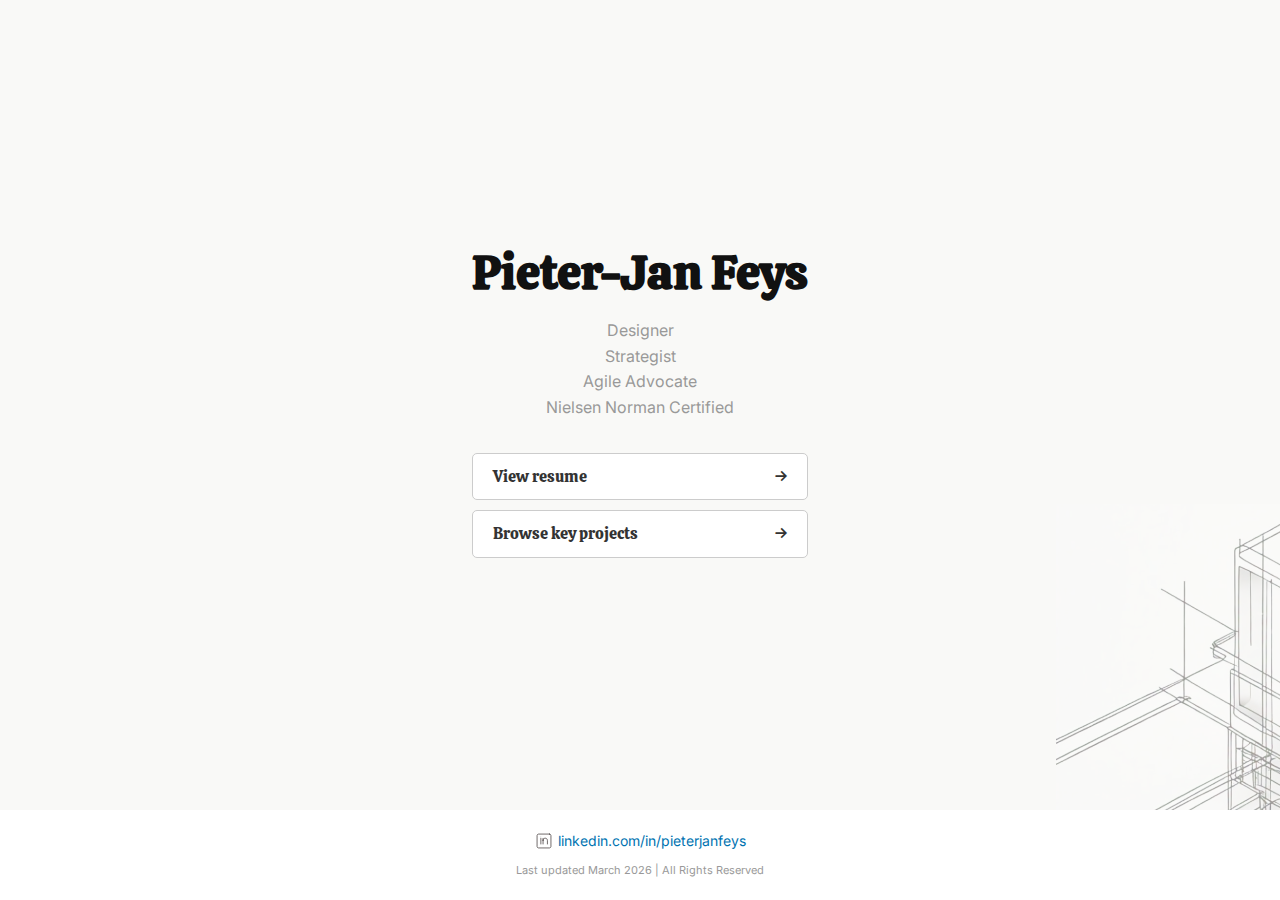
<file: index.html>
<!DOCTYPE html>
<html lang="en" id="landing-page">
<head>
    <meta charset="UTF-8">

     <!-- Open Graph -->  
    <meta property="og:title" content="Pieter-Jan Feys" />
    <meta property="og:description" content="An experienced UX Designer with over 20 years in creating impactful, user-centered applications across telecom, finance, and government." />
    <meta property="og:url" content="uxdesign.be" />
    <meta property="og:type" content="website" />
    <meta property="og:image" content="https://uxdesign.be/pieter-jan_feys-linkedin.jpg" />
    <meta property="og:image:width" content="630" />
    <meta property="og:image:height" content="630" />

    
    <meta name="viewport" content="width=device-width, initial-scale=1.0">
    <title>Pieter-Jan Feys - Home</title>

    <!-- favicon -->
    <link rel="apple-touch-icon" sizes="180x180" href="/apple-touch-icon.png">
    <link rel="icon" type="image/png" sizes="32x32" href="/favicon-32x32.png">
    <link rel="icon" type="image/png" sizes="16x16" href="/favicon-16x16.png">
    <link rel="manifest" href="/site.webmanifest">
    
    <!-- Google Fonts: Calistoga and Inter -->
    <link href="https://fonts.googleapis.com/css2?family=Calistoga&family=Inter:wght@400;500&display=swap" rel="stylesheet">

    <!-- Stylesheet -->
    <link rel="stylesheet" href="styles.css">
</head>
<body id="landing-page">

    <!-- Main Container -->
    <div class="hp-container">

        <main>
            <!-- Name and Title Section -->
            <h1 class="name">Pieter-Jan Feys</h1>
            <p class="subtitle">Designer<br>Strategist<br>Agile Advocate<br>Nielsen Norman Certified</p>
            <a href="#" class="find-out-more" style="display:none;">Find out more</a>

            <!-- Action Buttons -->
            <div class="button-container">
                <a href="pieterjan_feys_resume.html" class="button">View resume <span class="arrow">&rarr;</span></a>
                <a href="work.html" class="button">Browse key projects <span class="arrow">&rarr;</span></a>
            </div>
        </main>

    </div>

    <!-- Footer -->
    <footer class="footer">
        <a href="https://www.linkedin.com/in/pieterjanfeys" target="_blank" class="linkedin">
            <img src="arcticons_linkedin.svg" alt="LinkedIn">
            linkedin.com/in/pieterjanfeys
        </a>
        <p>Last updated March 2026 | All Rights Reserved</p>
    </footer>

</body>
</html>
</file>
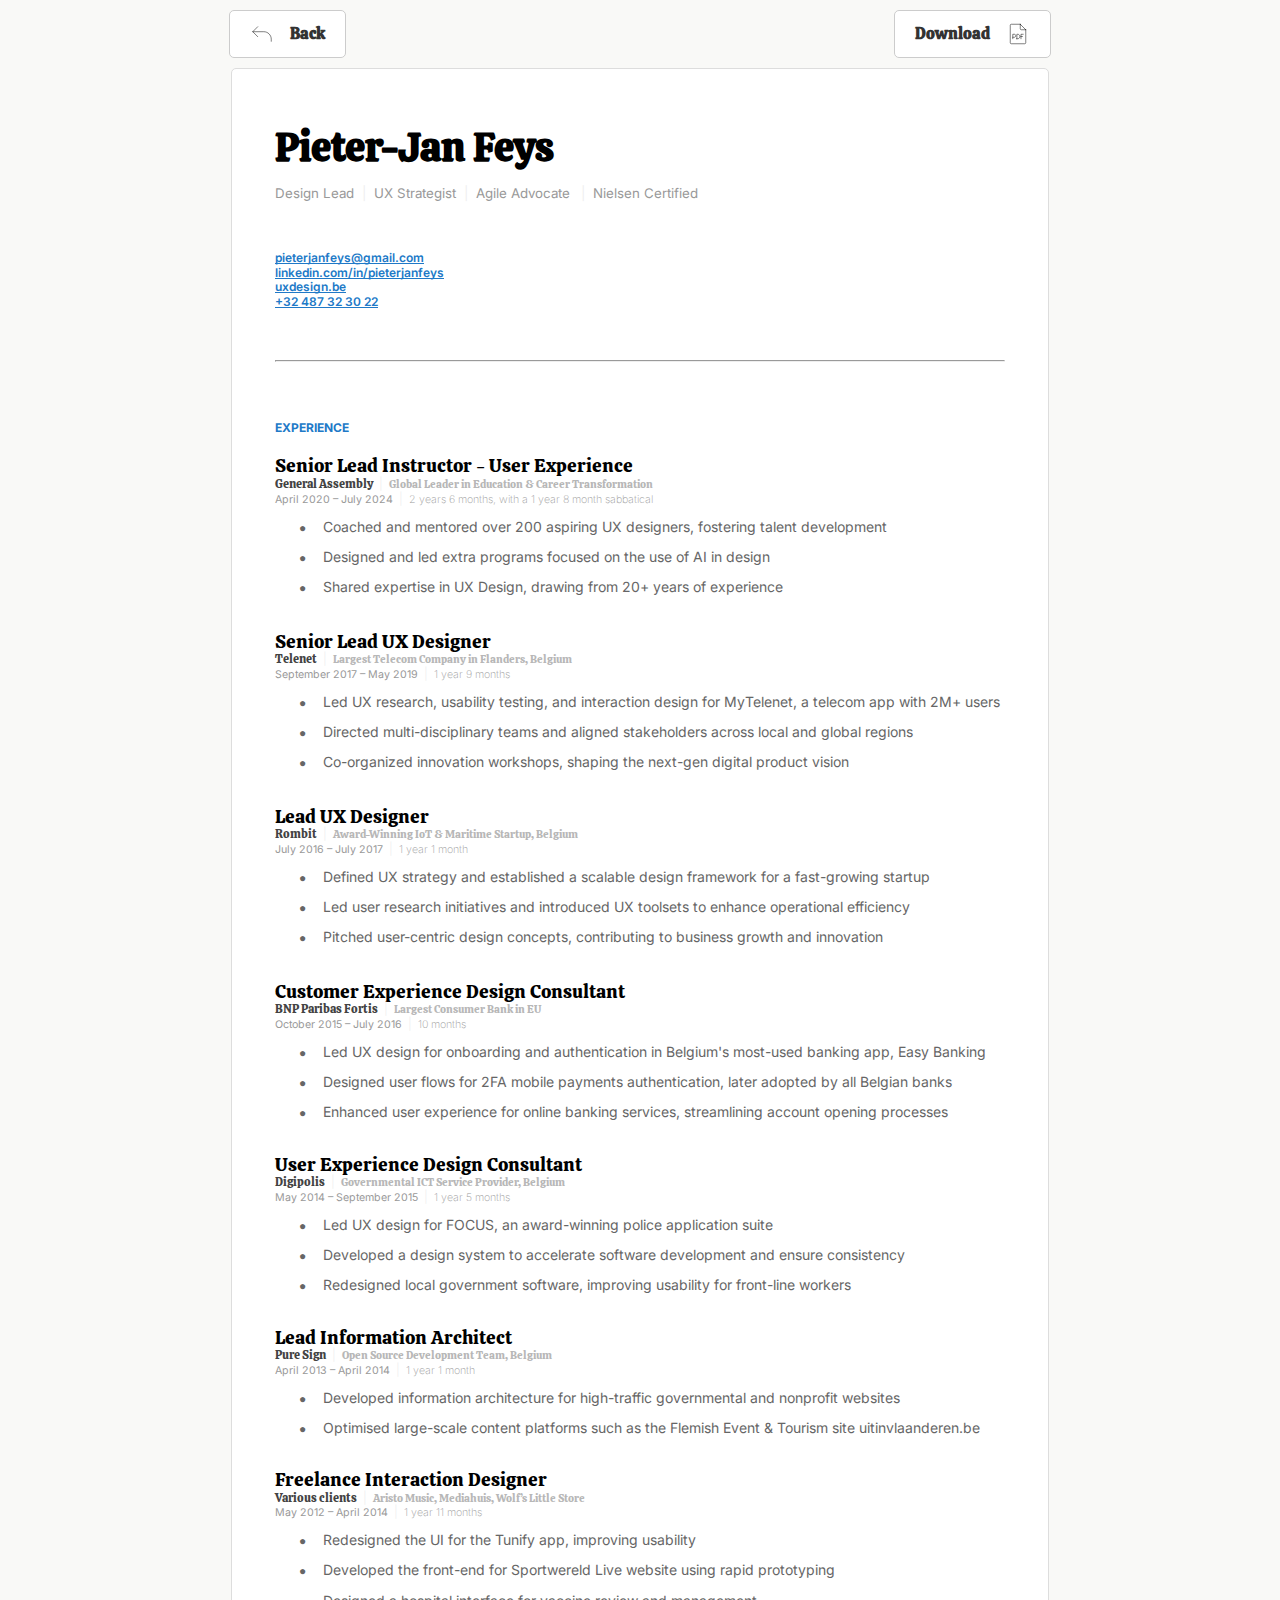
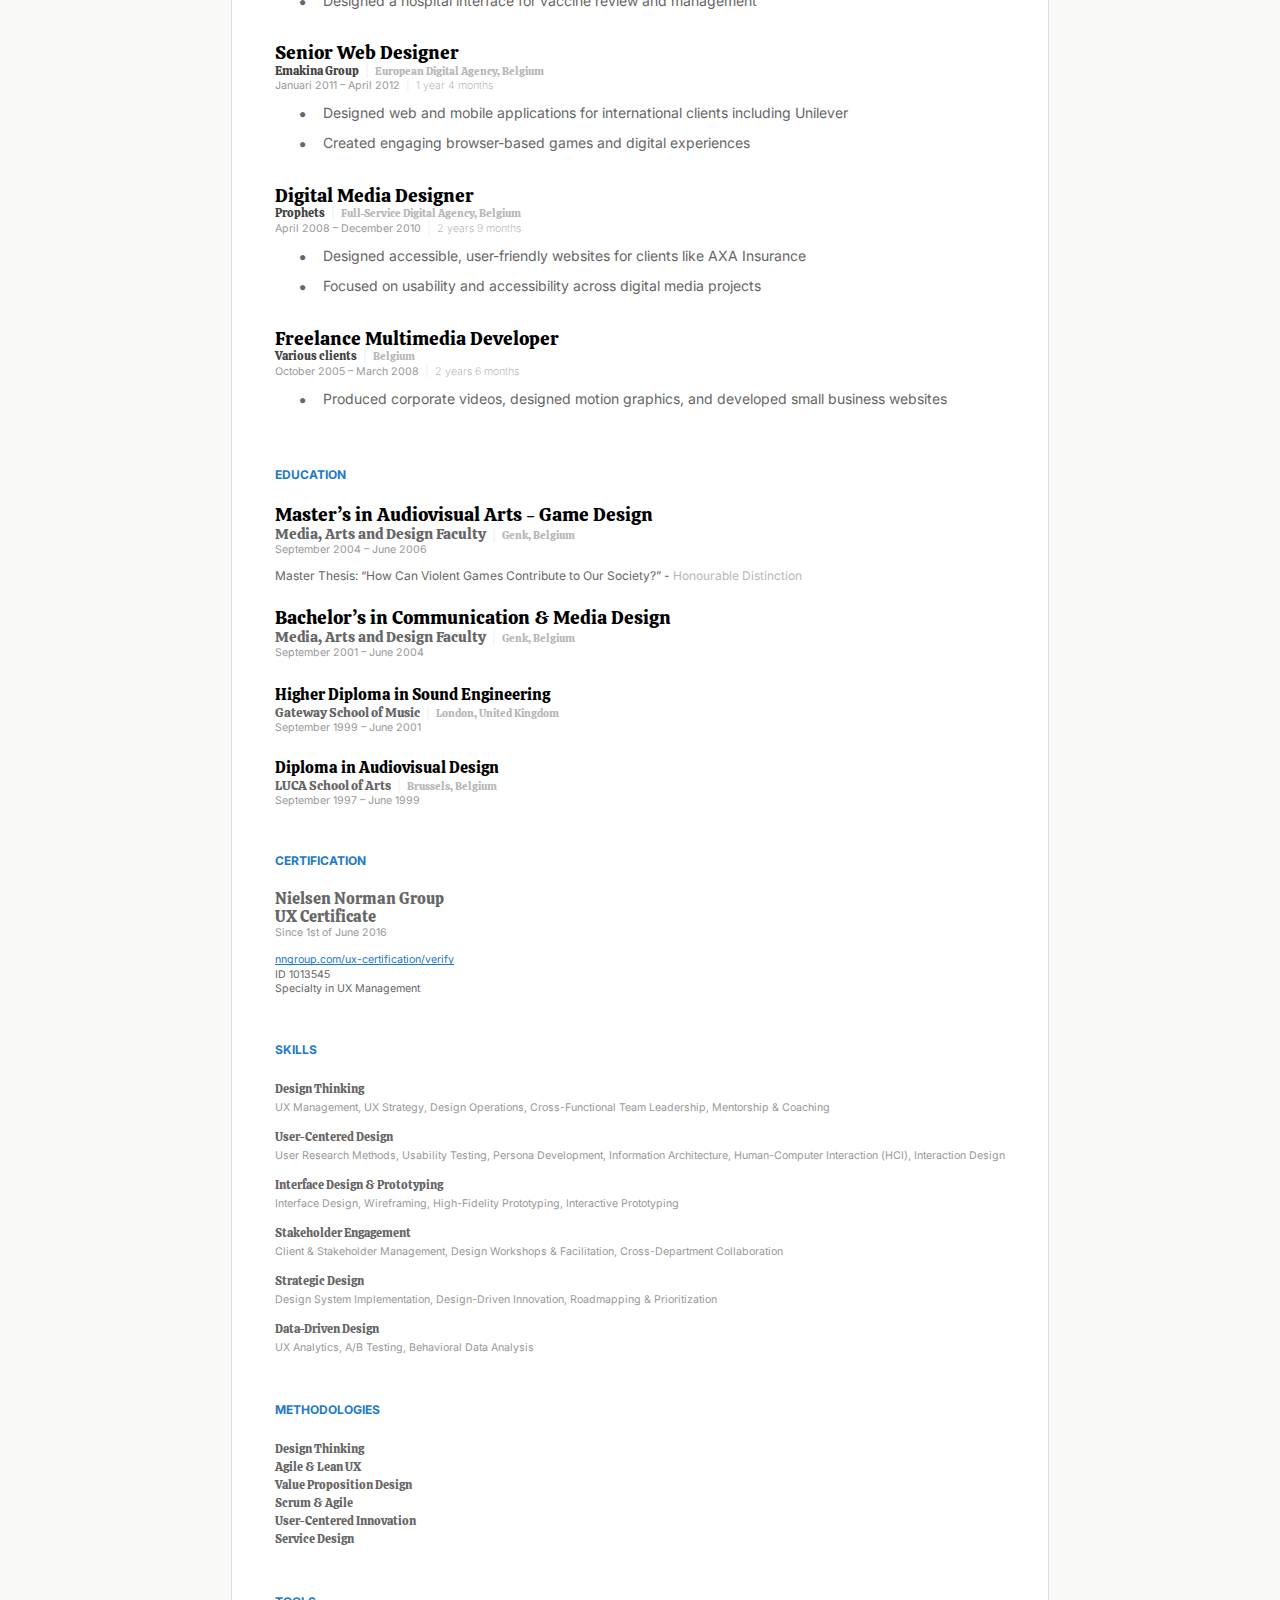
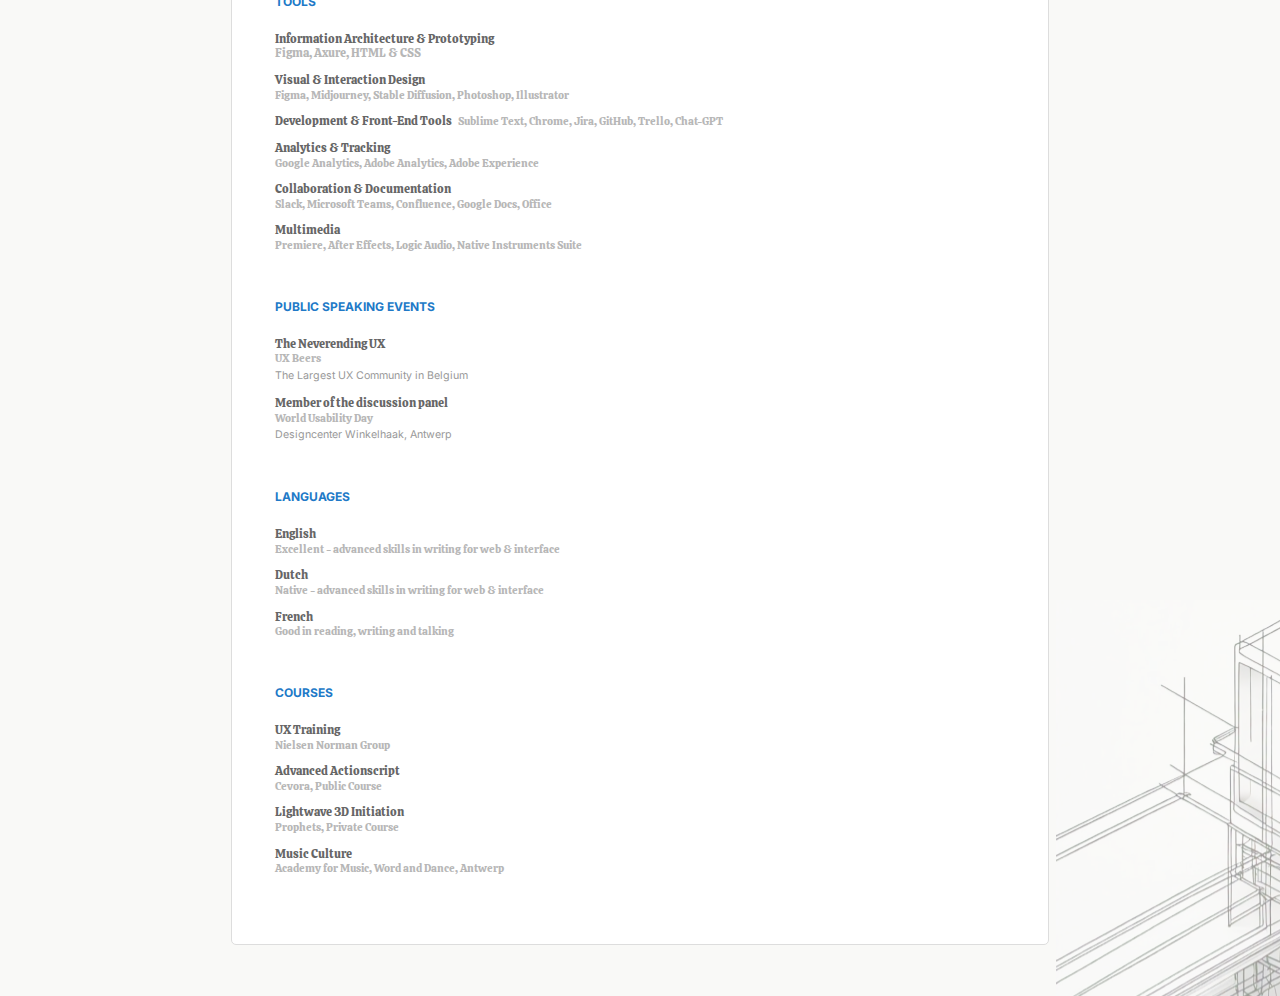
<file: pieterjan_feys_resume.html>
<!DOCTYPE html>
<html lang="en">
<head>
    <meta charset="UTF-8">

   <!-- Open Graph -->  
    <meta property="og:title" content="Pieter-Jan Feys" />
    <meta property="og:description" content="An experienced UX Designer with over 20 years in creating impactful, user-centered applications across telecom, finance, and government." />
    <meta property="og:url" content="uxdesign.be" />
    <meta property="og:type" content="website" />
    <meta property="og:image" content="https://uxdesign.be/pieter-jan_feys-linkedin.jpg" />
    <meta property="og:image:width" content="630" />
    <meta property="og:image:height" content="630" />

    
    <meta name="viewport" content="width=device-width, initial-scale=1.0">
    <title>Resume - Pieter-Jan Feys</title>

    <!-- favicon -->
    <link rel="apple-touch-icon" sizes="180x180" href="/apple-touch-icon.png">
    <link rel="icon" type="image/png" sizes="32x32" href="/favicon-32x32.png">
    <link rel="icon" type="image/png" sizes="16x16" href="/favicon-16x16.png">
    <link rel="manifest" href="/site.webmanifest">
    
    <!-- Google Fonts: Calistoga and Inter -->
    <link href="https://fonts.googleapis.com/css2?family=Calistoga&family=Inter:wght@400;500&display=swap" rel="stylesheet">
    
    <!-- Stylesheet -->
    <link rel="stylesheet" href="styles.css">

</head>
<body id="resume">

    <div class="header-buttons">

        <a href="index.html" class="button back-button"><img src="arcticons_arrow-pointing-left.svg" alt="back-butto icon">Back</a>

        <a href="pieter-jan_feys_-_resume.pdf" class="button download-button" download>Download<img src="arcticons_pdf-file.svg" alt="back-butto icon"></a>

    </div>

    <div class="c35 doc-content">
        <p class="c21 c45"><span class="c19 c57 c56 c66"></span></p>

            <p class="c39"><span class="c19 c51 c68">Pieter-Jan Feys</span></p>
            <p class="c65">
                <span class="c48 c66 c67"><br /></span><span class="c8">Design Lead</span><span class="c29 c27">&nbsp; </span><span class="c1 c27">|</span><span class="c29 c27">&nbsp; </span>
                <span class="c8">UX Strategist</span><span class="c29 c27">&nbsp; </span><span class="c1 c27">|</span><span class="c29 c27">&nbsp; </span><span class="c8">Agile Advocate</span>
                <span class="c29 c27">&nbsp; </span><span class="c1 c27">|</span><span class="c29 c27">&nbsp; </span><span class="c8">Nielsen Certified</span>
            </p>

			<p class="c9"><span class="c14 c19"></span></p>
           	<p class="c9"><span class="c16"></span></p>
		 	 <p class="c9"><span class="c16"></span></p>
		    <p class="c9"><span class="c16"></span></p>

            <p class="c11">
                <span class="c22"><a class="c41" href="mailto:pieterjanfeys@gmail.com">pieterjanfeys@gmail.com</a></span>
            </p>
            <p class="c11">
                <span class="c22">
                    <a class="c41" href="https://www.linkedin.com/in/pieterjanfeys/">
                        linkedin.com/in/pieterjanfeys
                    </a>
                </span>
                <span class="c46"><br /></span>
                <span class="c22">
                    <a class="c41" href="https://uxdesign.be">uxdesign.be</a>
                </span>
                <span class="c22"><br /></span>
                <span class="c22"><a class="c41" href="https://wa.me/%2B32487323022">+32 487 32 30 22</a></span>
                <span class="c22"><br /></span><span class="c62"><br /></span>


           		<p class="c9"><span class="c16"></span></p>
            	<p class="c9"><span class="c16"></span></p>
            	<p class="c9"><span class="c16"></span></p>

			<hr />
			<p class="c9"><span class="c14 c19"></span></p>
           	<p class="c9"><span class="c16"></span></p>
            <p class="c9"><span class="c16"></span></p>
            <p class="c9"><span class="c16"></span></p>


            <p class="c30"><span class="c16">
            		<br />
            		EXPERIENCE</span></p>


            <p class="c26">
            	<span class="c4">
					<br />
                    Senior Lead Instructor - User Experience</span></p>
            <p class="c10">
                <span class="c3">General Assembly</span><span class="c28">&nbsp; </span><span class="c15">|</span><span class="c28">&nbsp; </span><span class="c0">Global Leader in Education &amp; Career Transformation</span>
            </p>
            <p class="c39">
                <span class="c14">April 2020 &ndash; July 2024</span><span class="c60 c61">&nbsp;</span><span class="c28">&nbsp;</span><span class="c15">|</span><span class="c28">&nbsp; </span>
                <span class="c20 c19">2 years 6 months, with a 1 year 8 month sabbatical</span>
            </p>
            <p class="c13"><span class="c19 c24"></span></p>
            <ul class="c38 lst-kix_ui4klmkhtvk9-0 start">
                <li class="c6 li-bullet-0"><span class="c25 c19">Coached and mentored over 200 aspiring UX designers, fostering talent development</span></li>
                <li class="c6 li-bullet-0"><span class="c25 c19">Designed and led extra programs focused on the use of AI in design</span></li>
                <li class="c6 li-bullet-0"><span class="c25 c19">Shared expertise in UX Design, drawing from 20+ years of experience</span></li>
            </ul>


            <p class="c26">
                <span class="c4">
                    <br />
                    Senior Lead UX Designer
                </span>
            </p>
            <p class="c10"><span class="c3">Telenet</span><span class="c28">&nbsp; </span><span class="c15">|</span><span class="c28">&nbsp; </span><span class="c0">Largest Telecom Company in Flanders, Belgium</span></p>
            <p class="c39"><span class="c14">September 2017 &ndash; May 2019</span><span class="c28">&nbsp; </span><span class="c15">| </span><span class="c28">&nbsp;</span><span class="c20 c19">1 year 9 months</span></p>
            <p class="c13"><span class="c24 c19"></span></p>
            <ul class="c38 lst-kix_ui4klmkhtvk9-0">
                <li class="c6 li-bullet-0"><span class="c25 c19">Led UX research, usability testing, and interaction design for MyTelenet, a telecom app with 2M+ users</span></li>
                <li class="c6 li-bullet-0"><span class="c25 c19">Directed multi-disciplinary teams and aligned stakeholders across local and global regions</span></li>
                <li class="c6 li-bullet-0"><span class="c25 c19">Co-organized innovation workshops, shaping the next-gen digital product vision</span></li>
            </ul>


            <p class="c26">
                <span class="c4">
                    <br />
                    Lead UX Designer
                </span>
            </p>
            <p class="c10"><span class="c3">Rombit</span><span class="c28">&nbsp; </span><span class="c15">|</span><span class="c28">&nbsp; </span><span class="c0">Award-Winning IoT &amp; Maritime Startup, Belgium</span></p>
            <p class="c39"><span class="c14">July 2016 &ndash; July 2017</span><span class="c28">&nbsp; </span><span class="c15">| </span><span class="c28">&nbsp;</span><span class="c20 c19">1 year 1 month</span></p>
            <p class="c13"><span class="c24 c19"></span></p>
            <ul class="c38 lst-kix_ui4klmkhtvk9-0">
                <li class="c6 li-bullet-0"><span class="c25 c19">Defined UX strategy and established a scalable design framework for a fast-growing startup</span></li>
                <li class="c6 li-bullet-0"><span class="c25 c19">Led user research initiatives and introduced UX toolsets to enhance operational efficiency</span></li>
                <li class="c6 li-bullet-0"><span class="c25 c19">Pitched user-centric design concepts, contributing to business growth and innovation</span></li>
            </ul>


            <p class="c26"><span class="c4">
					<br />
                    Customer Experience Design Consultant
                </span></p>
            <p class="c10"><span class="c3">BNP Paribas Fortis</span><span class="c28">&nbsp; </span><span class="c15">|</span><span class="c28">&nbsp; </span><span class="c0">Largest Consumer Bank in EU</span></p>
            <p class="c39"><span class="c14">October 2015 &ndash; July 2016</span><span class="c28">&nbsp; </span><span class="c15">| </span><span class="c28">&nbsp;</span><span class="c20 c19">10 months</span></p>
            <p class="c13"><span class="c24 c19"></span></p>
            <ul class="c38 lst-kix_ui4klmkhtvk9-0">
                <li class="c6 li-bullet-0"><span class="c25 c19">Led UX design for onboarding and authentication in Belgium&#39;s most-used banking app, Easy Banking</span></li>
                <li class="c6 li-bullet-0"><span class="c25 c19">Designed user flows for 2FA mobile payments authentication, later adopted by all Belgian banks</span></li>
                <li class="c6 li-bullet-0"><span class="c25 c19">Enhanced user experience for online banking services, streamlining account opening processes</span></li>
            </ul>


            <p class="c7">
                <span class="c4">
                    <br />
                    User Experience Design Consultant
                </span>
            </p>
            <p class="c10"><span class="c3">Digipolis</span><span class="c28">&nbsp; </span><span class="c15">|</span><span class="c28">&nbsp; </span><span class="c0">Governmental ICT Service Provider, Belgium</span></p>
            <p class="c39"><span class="c14">May 2014 &ndash; September 2015</span><span class="c28">&nbsp; </span><span class="c15">| </span><span class="c28">&nbsp;</span><span class="c20 c19">1 year 5 months</span></p>
            <p class="c13"><span class="c24 c19"></span></p>
            <ul class="c38 lst-kix_ui4klmkhtvk9-0">
                <li class="c6 li-bullet-0"><span class="c25 c19">Led UX design for FOCUS, an award-winning police application suite</span></li>
                <li class="c6 li-bullet-0"><span class="c25 c19">Developed a design system to accelerate software development and ensure consistency</span></li>
                <li class="c6 li-bullet-0"><span class="c25 c19">Redesigned local government software, improving usability for front-line workers</span></li>
            </ul>


            <p class="c7">
                <span class="c4">
                    <br />
                    Lead Information Architect
                </span>
            </p>
            <p class="c10"><span class="c3">Pure Sign</span><span class="c28">&nbsp; </span><span class="c15">|</span><span class="c28">&nbsp; </span><span class="c0">Open Source Development Team, Belgium</span></p>
            <p class="c39"><span class="c14">April 2013 &ndash; April 2014</span><span class="c28">&nbsp; </span><span class="c15">| </span><span class="c28">&nbsp;</span><span class="c20 c19">1 year 1 month</span></p>
            <p class="c13"><span class="c24 c19"></span></p>
            <ul class="c38 lst-kix_ui4klmkhtvk9-0">
                <li class="c6 li-bullet-0"><span class="c25 c19">Developed information architecture for high-traffic governmental and nonprofit websites</span></li>
                <li class="c6 li-bullet-0"><span class="c25 c19">Optimised large-scale content platforms such as the Flemish Event &amp; Tourism site uitinvlaanderen.be</span></li>
            </ul>


            <p class="c7">
                <span class="c4">
                    <br />
                    Freelance Interaction Designer
                </span>
            </p>
            <p class="c10">
                <span class="c3">Various clients</span><span class="c28">&nbsp; </span><span class="c15">|</span><span class="c28">&nbsp; </span><span class="c0">Aristo Music, Mediahuis, Wolf&rsquo;s Little Store</span>
            </p>
            <p class="c39"><span class="c14">May 2012 &ndash; April 2014</span><span class="c28">&nbsp; </span><span class="c15">| </span><span class="c28">&nbsp;</span><span class="c20 c19">1 year 11 months</span></p>
            <p class="c13"><span class="c24 c19"></span></p>
            <ul class="c38 lst-kix_ui4klmkhtvk9-0">
                <li class="c6 li-bullet-0"><span class="c25 c19">Redesigned the UI for the Tunify app, improving usability</span></li>
                <li class="c6 li-bullet-0"><span class="c19 c25">Developed the front-end for Sportwereld Live website using rapid prototyping</span></li>
                <li class="c6 li-bullet-0"><span class="c25 c19">Designed a hospital interface for vaccine review and management</span></li>
            </ul>


            <p class="c7">
            	<span class="c4">
                    <br />
                    Senior Web Designer</span></p>
            <p class="c10"><span class="c3">Emakina Group</span><span class="c29">&nbsp; </span><span class="c1">|</span><span class="c29">&nbsp; </span><span class="c0">European Digital Agency, Belgium</span></p>
            <p class="c39"><span class="c14">Januari 2011 &ndash; April 2012</span><span class="c28">&nbsp; </span><span class="c15">| </span><span class="c28">&nbsp;</span><span class="c20 c19">1 year 4 months</span></p>
            <p class="c13"><span class="c24 c19"></span></p>
            <ul class="c38 lst-kix_ui4klmkhtvk9-0">
                <li class="c6 li-bullet-0"><span class="c25 c19">Designed web and mobile applications for international clients including Unilever</span></li>
                <li class="c6 li-bullet-0"><span class="c25 c19">Created engaging browser-based games and digital experiences</span></li>
            </ul>

            <p class="c7">
                <span class="c4">
                    <br />
                    Digital Media Designer
                </span>
            </p>
            <p class="c10"><span class="c3">Prophets</span><span class="c29">&nbsp; </span><span class="c1">|</span><span class="c29">&nbsp; </span><span class="c0">Full-Service Digital Agency, Belgium</span></p>
            <p class="c39"><span class="c14">April 2008 &ndash; December 2010</span><span class="c28">&nbsp; </span><span class="c15">| </span><span class="c28">&nbsp;</span><span class="c20 c19">2 years 9 months</span></p>
            <p class="c13"><span class="c24 c19"></span></p>
            <ul class="c38 lst-kix_ui4klmkhtvk9-0">
                <li class="c6 li-bullet-0"><span class="c25 c19">Designed accessible, user-friendly websites for clients like AXA Insurance</span></li>
                <li class="c6 li-bullet-0"><span class="c25 c19">Focused on usability and accessibility across digital media projects</span></li>
            </ul>

            <p class="c7">
                <span class="c4">
                    <br />
                    Freelance Multimedia Developer
                </span>
            </p>
            <p class="c10"><span class="c3">Various clients</span><span class="c29">&nbsp; </span><span class="c1">|</span><span class="c29">&nbsp; </span><span class="c0">Belgium</span></p>
            <p class="c39"><span class="c14">October 2005 &ndash; March 2008</span><span class="c28">&nbsp; </span><span class="c15">| </span><span class="c28">&nbsp;</span><span class="c19 c20">2 years 6 months</span></p>
            <p class="c13"><span class="c24 c19"></span></p>
            <ul class="c38 lst-kix_ui4klmkhtvk9-0">
                <li class="c6 li-bullet-0"><span class="c25 c19">Produced corporate videos, designed motion graphics, and developed small business websites</span></li>
            </ul>


            <p class="c9"><span class="c14 c19"></span></p>
            <p class="c9"><span class="c16"></span></p>
            <p class="c9"><span class="c16"></span></p>
            <p class="c9"><span class="c16"></span></p>
            <p class="c30"><span class="c16">EDUCATION</span></p>
            <p class="c9"><span class="c14 c19"></span></p>
            <p class="c9"><span class="c14 c19"></span></p>


            <p class="c7"><span class="c4">Master&rsquo;s in Audiovisual Arts - Game Design</span></p>
            <p class="c10"><span class="c17 c44">Media, Arts and Design Faculty</span><span class="c29">&nbsp; </span><span class="c1">|</span><span class="c29">&nbsp; </span><span class="c0">Genk, Belgium</span></p>
            <p class="c39"><span class="c14">September 2004 &ndash; June 2006</span><span class="c20 c19">&nbsp;</span></p>
            <p class="c13"><span class="c24 c19"></span></p>
            <p class="c39"><span class="c48">Master Thesis: &ldquo;How Can Violent Games Contribute to Our Society?&rdquo; - </span><span class="c19 c48 c49 c52">Honourable Distinction</span></p>
			<p class="c9"><span class="c14 c19"></span></p>
             <p class="c9"><span class="c14 c19"></span></p>


            <p class="c7"><span class="c4">Bachelor&rsquo;s in Communication &amp; Media Design</span></p>
            <p class="c10"><span class="c17 c44">Media, Arts and Design Faculty</span><span class="c29">&nbsp; </span><span class="c1">|</span><span class="c29">&nbsp; </span><span class="c0">Genk, Belgium</span></p>
            <p class="c39">
                <span class="c14">September 2001 &ndash; June 2004</span><span class="c20"><br /></span>
            </p>
            <p class="c9"><span class="c14 c19"></span></p>
             <p class="c9"><span class="c14 c19"></span></p>


            <p class="c7"><span class="c17 c31 c51">Higher Diploma in Sound Engineering</span><span class="c4">&nbsp;</span></p>
            <p class="c10"><span class="c17 c27">Gateway School of Music</span><span class="c29">&nbsp; </span><span class="c1">|</span><span class="c29">&nbsp; </span><span class="c0">London, United Kingdom</span></p>
            <p class="c30"><span class="c14 c19">September 1999 &ndash; June 2001</span></p>
            <p class="c9"><span class="c14 c19"></span></p>
             <p class="c9"><span class="c14 c19"></span></p>


            <p class="c7"><span class="c17 c51 c31">Diploma in Audiovisual Design</span><span class="c4">&nbsp;</span></p>
            <p class="c10"><span class="c17 c27">LUCA School of Arts</span><span class="c29">&nbsp; </span><span class="c1">|</span><span class="c29">&nbsp; </span><span class="c0">Brussels, Belgium</span></p>
            <p class="c30"><span class="c14">September 1997 &ndash; June 1999</span></p>

            <p class="c9"><span class="c14 c19"></span></p>
            <p class="c9"><span class="c16"></span></p>
            <p class="c9"><span class="c16"></span></p>
            <p class="c9"><span class="c16"></span></p>
            <p class="c30"><span class="c16">CERTIFICATION</span></p>
            <p class="c9"><span class="c14 c19"></span></p>
            <p class="c9"><span class="c14 c19"></span></p>
            <p class="c30">
                <span class="c17 c31">
                    Nielsen Norman Group <br />
                    UX Certificate
                </span>
                <span class="c17 c64">&nbsp;</span>
                <span class="c17 c33"><br /></span>
            </p>
            <p class="c30"><span class="c14 c19">Since 1st of June 2016</span></p>
            <p class="c9"><span class="c14 c19"></span></p>
            <p class="c23">
                <span class="c48 c55">
                    <a class="c41" href="https://www.nngroup.com/ux-certification/verify/">
                        nngroup.com/ux-certification/verify
                    </a>
                </span>
            </p>
            <p class="c39"><span class="c19 c48 c53">ID 1013545</span></p>
            <p class="c39"><span class="c19 c48 c53">Specialty in UX Management</span></p>
            <p class="c9"><span class="c14 c19"></span></p>
            <p class="c9"><span class="c16"></span></p>
            <p class="c9"><span class="c16"></span></p>
            <p class="c9"><span class="c16"></span></p>
            <p class="c30"><span class="c16">SKILLS</span></p>
            <p class="c9"><span class="c14 c19"></span></p>
            <p class="c9"><span class="c14 c19"></span></p>
            <p class="c23">
                <span class="c17">Design Thinking</span>
                <span class="c14 c19">
                    <br />
                    UX Management, UX Strategy, Design Operations, Cross-Functional Team Leadership, Mentorship &amp; Coaching
                </span>
            </p>
            <p class="c12"><span class="c14 c19"></span></p>
            <p class="c23"><span class="c17">User-Centered Design</span></p>
            <p class="c23"><span class="c14 c19">User Research Methods, Usability Testing, Persona Development, Information Architecture, Human-Computer Interaction (HCI), Interaction Design</span></p>
            <p class="c13"><span class="c14 c19"></span></p>
            <p class="c23"><span class="c17">Interface Design &amp; Prototyping</span></p>
            <p class="c23"><span class="c14">Interface Design, Wireframing, High-Fidelity Prototyping, Interactive Prototyping</span></p>
            <p class="c9"><span class="c14 c19"></span></p>
            <p class="c23"><span class="c17">Stakeholder Engagement</span></p>
            <p class="c23"><span class="c14 c19">Client &amp; Stakeholder Management, Design Workshops &amp; Facilitation, Cross-Department Collaboration</span></p>
            <p class="c9"><span class="c14 c19"></span></p>
            <p class="c23"><span class="c17">Strategic Design</span></p>
            <p class="c23"><span class="c14 c19">Design System Implementation, Design-Driven Innovation, Roadmapping &amp; Prioritization</span></p>
            <p class="c9"><span class="c14 c19"></span></p>
            <p class="c23"><span class="c17">Data-Driven Design</span></p>
            <p class="c23"><span class="c14 c19">UX Analytics, A/B Testing, Behavioral Data Analysis</span></p>
            <p class="c9"><span class="c14 c19"></span></p>
            <p class="c9"><span class="c16"></span></p>
            <p class="c9"><span class="c16"></span></p>
            <p class="c9"><span class="c16"></span></p>
            <p class="c30"><span class="c16">METHODOLOGIES</span></p>
            <p class="c9"><span class="c14 c19"></span></p>
            <p class="c9"><span class="c14 c19"></span></p>
            <p class="c23"><span class="c17">Design Thinking</span></p>
            <p class="c23"><span class="c17">Agile &amp; Lean UX</span></p>
            <p class="c23"><span class="c17">Value Proposition Design</span></p>
            <p class="c23"><span class="c17">Scrum &amp; Agile</span></p>
            <p class="c23"><span class="c17">User-Centered Innovation</span></p>
            <p class="c23"><span class="c17">Service Design</span></p>
            <p class="c9"><span class="c14 c19"></span></p>
            <p class="c9"><span class="c16"></span></p>
            <p class="c9"><span class="c16"></span></p>
            <p class="c9"><span class="c16"></span></p>
            <p class="c30"><span class="c16">TOOLS</span></p>
            <p class="c9"><span class="c14 c19"></span></p>
            <p class="c9"><span class="c14 c19"></span></p>
            <p class="c10">
                <span class="c17">Information Architecture &amp; Prototyping</span><span class="c28">&nbsp; <br /></span><span class="c19 c17 c52 c49">Figma, Axure, HTML &amp; CSS</span>
            </p>
            <p class="c10 c21"><span class="c0"></span></p>
            <p class="c10">
                <span class="c17">Visual &amp; Interaction Design</span><span class="c28">&nbsp; <br /></span><span class="c0">Figma, Midjourney, Stable Diffusion, Photoshop, Illustrator</span>
            </p>
            <p class="c10 c21"><span class="c0"></span></p>
            <p class="c10"><span class="c17">Development &amp; Front-End Tools</span><span class="c28">&nbsp; </span><span class="c0">Sublime Text, Chrome, Jira, GitHub, Trello, Chat-GPT</span></p>
            <p class="c10 c21"><span class="c0"></span></p>
            <p class="c10"><span class="c17">Analytics &amp; Tracking</span></p>
            <p class="c10"><span class="c0">Google Analytics, Adobe Analytics, Adobe Experience</span></p>
            <p class="c10 c21"><span class="c0"></span></p>
            <p class="c10"><span class="c17">Collaboration &amp; Documentation</span></p>
            <p class="c10"><span class="c0">Slack, Microsoft Teams, Confluence, Google Docs, Office</span></p>
            <p class="c10 c21"><span class="c0"></span></p>
            <p class="c10"><span class="c17">Multimedia</span></p>
            <p class="c10"><span class="c0">Premiere, After Effects, Logic Audio, Native Instruments Suite</span></p>
            <p class="c9"><span class="c14 c19"></span></p>
            <p class="c9"><span class="c16"></span></p>
            <p class="c9"><span class="c16"></span></p>
            <p class="c9"><span class="c16"></span></p>
            <p class="c30"><span class="c16">PUBLIC SPEAKING EVENTS</span></p>
            <p class="c9"><span class="c14 c19"></span></p>
            <p class="c9"><span class="c14 c19"></span></p>
            <p class="c10"><span class="c17">The Neverending UX</span><span class="c5">&nbsp;</span></p>
            <p class="c10"><span class="c0">UX Beers</span></p>
            <p class="c23"><span class="c14">The Largest UX Community in Belgium</span></p>
            <p class="c10 c21"><span class="c0"></span></p>
            <p class="c10"><span class="c17">Member of the discussion panel</span></p>
            <p class="c10"><span class="c0">World Usability Day</span></p>
            <p class="c23"><span class="c14">Designcenter Winkelhaak, Antwerp</span></p>
            <p class="c9"><span class="c16"></span></p>
            <p class="c9"><span class="c16"></span></p>
            <p class="c9"><span class="c16"></span></p>
            <p class="c9"><span class="c16"></span></p>
            <p class="c30"><span class="c16">LANGUAGES</span></p>
            <p class="c9"><span class="c14 c19"></span></p>
            <p class="c9"><span class="c14 c19"></span></p>
            <p class="c10"><span class="c17">English</span></p>
            <p class="c10"><span class="c0">Excellent - advanced skills in writing for web &amp; interface</span></p>
            <p class="c10 c21"><span class="c0"></span></p>
            <p class="c10"><span class="c17">Dutch</span></p>
            <p class="c10"><span class="c0">Native - advanced skills in writing for web &amp; interface</span></p>
            <p class="c10 c21"><span class="c0"></span></p>
            <p class="c10"><span class="c17">French</span></p>
            <p class="c10"><span class="c0">Good in reading, writing and talking</span></p>
            <p class="c9"><span class="c14 c19"></span></p>
            <p class="c9"><span class="c14 c19"></span></p>
            <p class="c9"><span class="c14 c19"></span></p>
            <p class="c9"><span class="c14 c19"></span></p>
            <p class="c30"><span class="c16">COURSES</span></p>
            <p class="c9"><span class="c14 c19"></span></p>
            <p class="c9"><span class="c14 c19"></span></p>
            <p class="c10"><span class="c17">UX Training</span><span class="c5">&nbsp; </span></p>
            <p class="c10"><span class="c0">Nielsen Norman Group</span></p>
            <p class="c10 c21"><span class="c0"></span></p>
            <p class="c10"><span class="c17">Advanced Actionscript</span><span class="c5">&nbsp; </span></p>
            <p class="c10"><span class="c0">Cevora, Public Course</span></p>
            <p class="c10 c21"><span class="c0"></span></p>
            <p class="c10"><span class="c17">Lightwave 3D Initiation</span><span class="c5">&nbsp; </span></p>
            <p class="c10"><span class="c17 c52 c60">Prophets, Private Course</span></p>
            <p class="c10 c21"><span class="c0"></span></p>
            <p class="c10"><span class="c17">Music Culture</span><span class="c5">&nbsp; </span></p>
            <p class="c10"><span class="c17 c52 c60">Academy for Music, Word and Dance, Antwerp</span></p>
            <p class="c21 c43"><span class="c19 c51 c49 c57"></span></p>

        <p class="c21 c54"><span class="c19 c34"></span></p>
    </div>
    <br>
    <br>
</body>
</html>
</file>
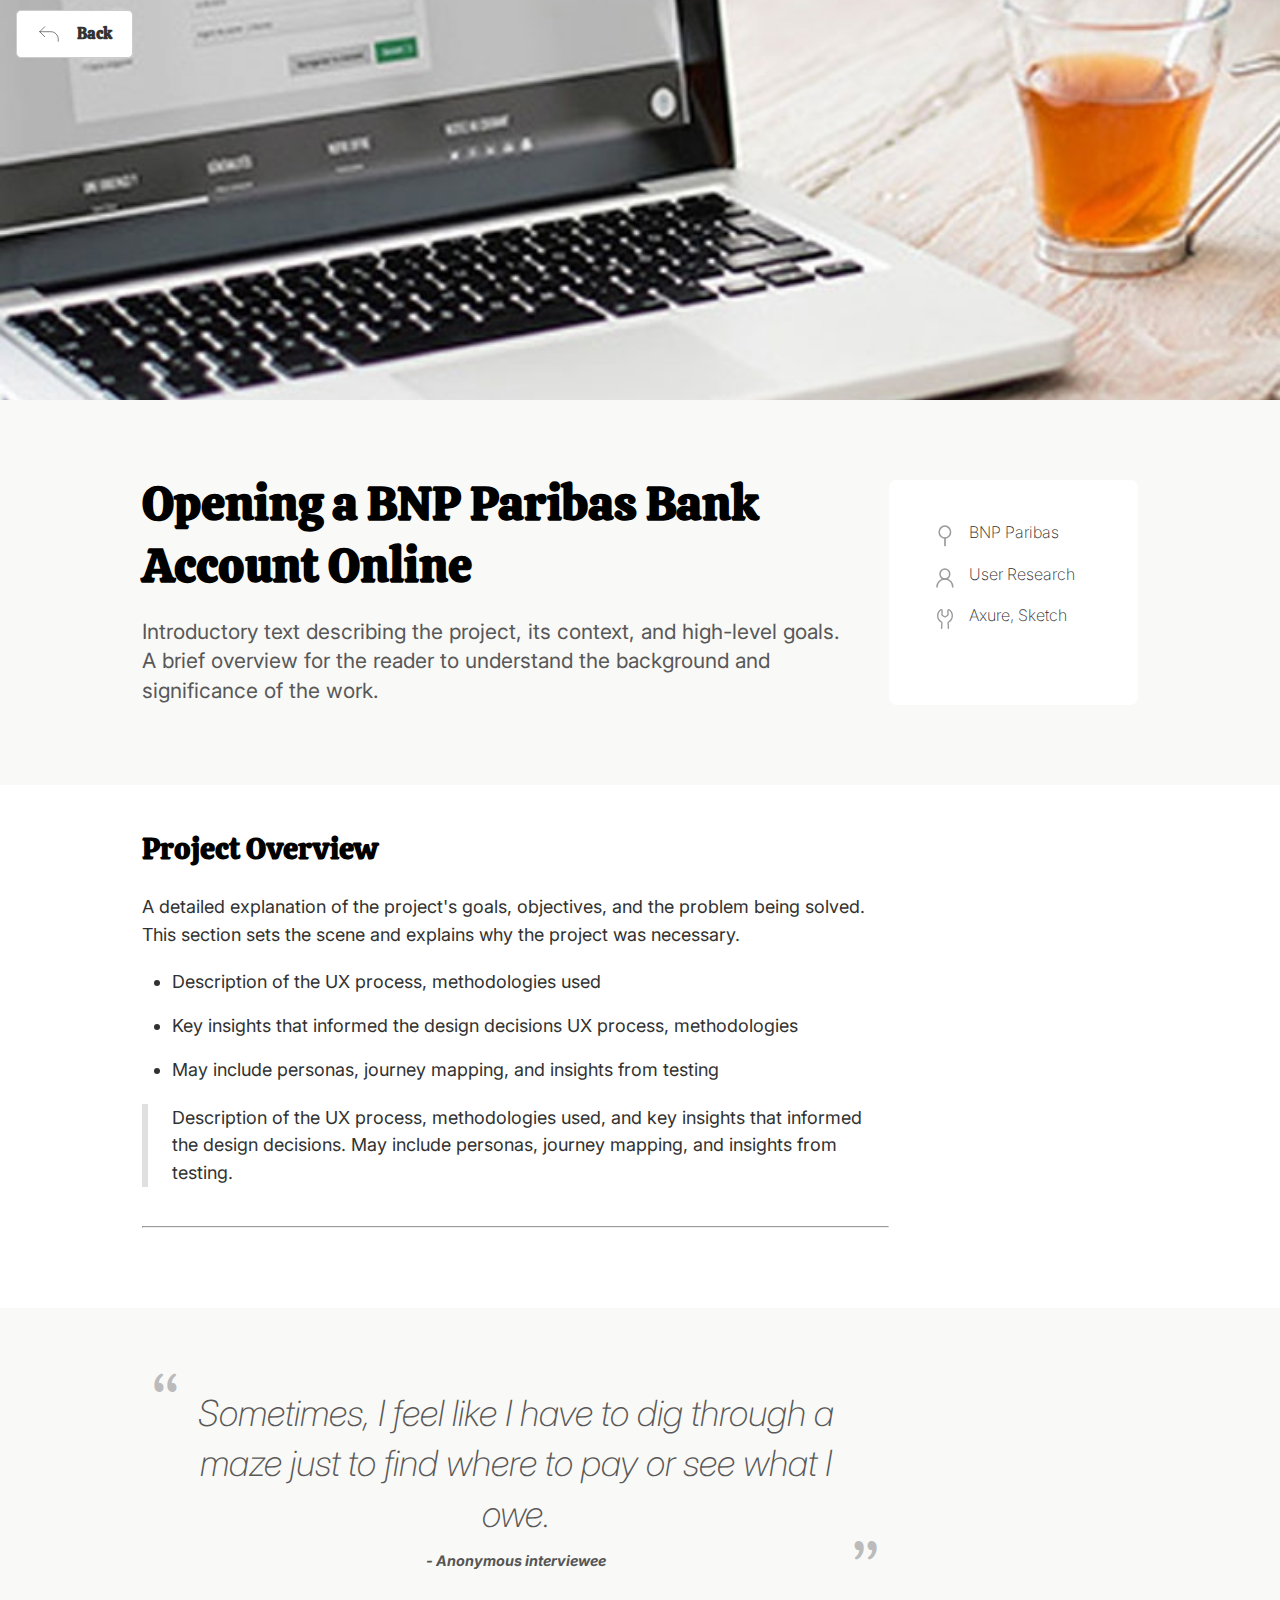
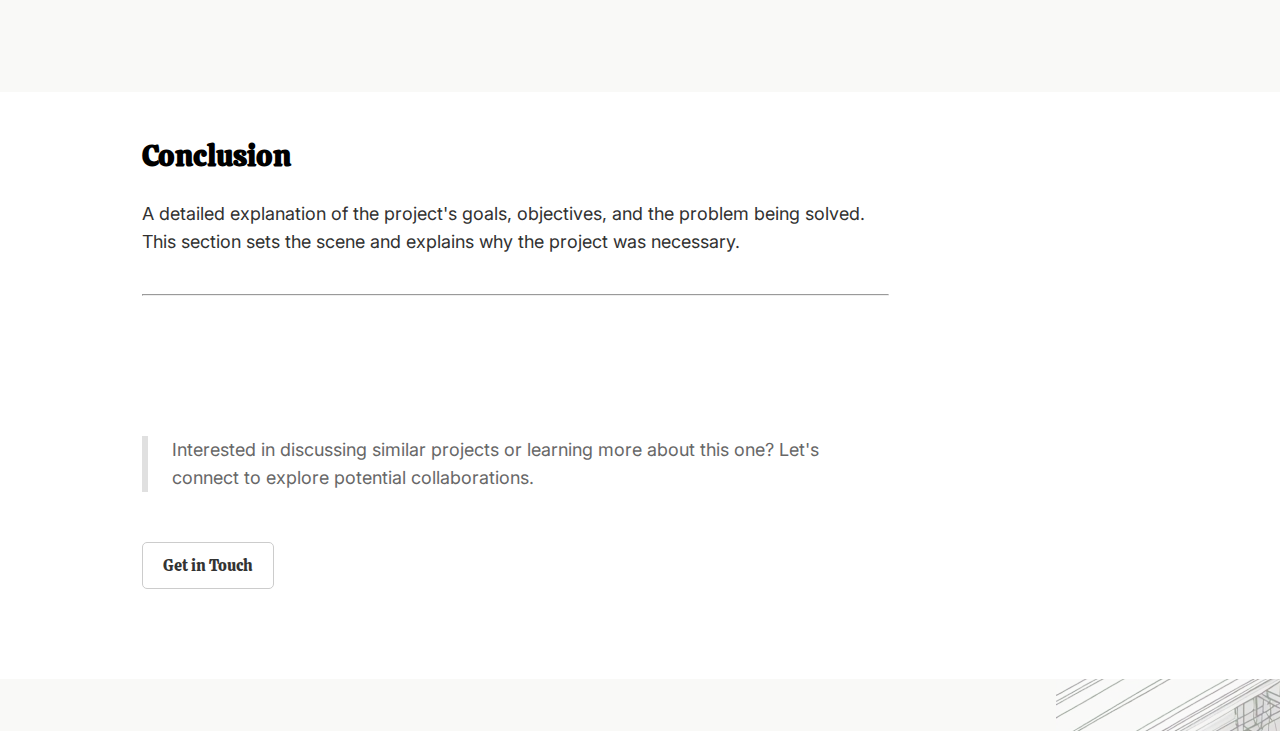
<file: work-bnp-paribas.html>
<!DOCTYPE html>
<html lang="en">
<head>
    <meta charset="UTF-8">

    <!-- Open Graph -->  
    <meta property="og:title" content="Pieter-Jan Feys" />
    <meta property="og:description" content="An experienced UX Designer with over 20 years in creating impactful, user-centered applications across telecom, finance, and government." />
    <meta property="og:url" content="pieterjanfeys.uxdesign.sg" />
    <meta property="og:type" content="website" />
    <meta property="og:image" content="https://pj.feys.uxdesign.sg/pieter-jan_feys-linkedin.jpg" />
    <meta property="og:image:width" content="630" />
    <meta property="og:image:height" content="630" />


    <meta name="viewport" content="width=device-width, initial-scale=1.0">
    <title>Project Detail - Portfolio</title>

    <!-- favicon -->
    <link rel="apple-touch-icon" sizes="180x180" href="/apple-touch-icon.png">
    <link rel="icon" type="image/png" sizes="32x32" href="/favicon-32x32.png">
    <link rel="icon" type="image/png" sizes="16x16" href="/favicon-16x16.png">
    <link rel="manifest" href="/site.webmanifest">

    <!-- Google Fonts: Calistoga and Inter -->
    <link href="https://fonts.googleapis.com/css2?family=Calistoga&family=Inter:wght@200;400;500&display=swap" rel="stylesheet">

    <!-- Stylesheet -->
    <link rel="stylesheet" href="styles.css">

</head>
<body id="work-detail">

    <div class="header-buttons">

        <a href="work.html" class="button back-button"><img src="arcticons_arrow-pointing-left.svg" alt="back-butto icon">Back</a>

    </div>

<div class="hero center-align-hero">
    <img src="bnp-paribas-hero.jpg" alt="Hero image of project">

</div>


<div class="project-page">

    <div class="highlight-section">

         <div class="container">

            <article class="main-content project-intro">

                <h1>Opening a BNP Paribas Bank Account Online</h1>

                <!-- Intro Section -->
                <section class="intro">
                    <p>Introductory text describing the project, its context, and high-level goals. A brief overview for the reader to understand the background and significance of the work.</p>
                </section>

            </article>

            <aside class="right-panel">
                
                <ul class="icon-list">
                  <li><span class="icon"><img src="work-icon-company.svg"></span>BNP Paribas</li>
                  <li><span class="icon"><img src="work-icon-role.svg"></span>User Research</li>
                  <li><span class="icon"><img src="work-icon-tools.svg"></span>Axure, Sketch</li>
                </ul>

            </aside>

         

        </div>

    </div>

    <div class="normal-section container">
        <div class="main-content">
            <!-- Project Details Section -->
            <section class="project-details">
                <div class="text-section">
                    <h2>Project Overview</h2>
                    <p>A detailed explanation of the project's goals, objectives, and the problem being solved. This section sets the scene and explains why the project was necessary.</p>
                    <ul>
                        <li>Description of the UX process, methodologies used</li>
                        <li>Key insights that informed the design decisions  UX process, methodologies</li>
                        <li>May include personas, journey mapping, and insights from testing</li>
                    </ul>
                    <p class="indented">
                        Description of the UX process, methodologies used, and key insights that informed the design decisions. May include personas, journey mapping, and insights from testing.
                    </p>
                </div>

                <hr />

            </section>
           
        </div>
    </div>


    <div class="highlight-section">
        <div class="container">
            <div class="main-content ">
                <!-- Project Details Section -->
                <section class="project-details">
                    <div>
                        <blockquote class="styled-quote">
                            <p>Sometimes, I feel like I have to dig through a maze just to find where to pay or see what I owe.</p>
                            <cite>- Anonymous interviewee</cite>
                        </blockquote>
                    </div>
                
                </section>
            </div>
        </div>
    </div>


    <div class="normal-section container">
        <div class="main-content">
            <!-- Project Details Section -->
            <section class="project-details">
                <div class="text-section">
                    <h2>Conclusion</h2>
                    <p>A detailed explanation of the project's goals, objectives, and the problem being solved. This section sets the scene and explains why the project was necessary.</p>
                </div>

                <hr />
            
            </section>
        </div>
    </div>
    <div class="normal-section container">
        <div class="main-content">
            <!-- Outro Section -->
            <section class="outro">
                <p class="indented">Interested in discussing similar projects or learning more about this one? Let's connect to explore potential collaborations.</p>
                <a href="https://www.linkedin.com/in/pieterjanfeys/" class="button">Get in Touch</a>
            </section>
        </div>
    </div>
</div>

<br>
<br>

<script src="script.js"></script>

</body>
</html>
</file>
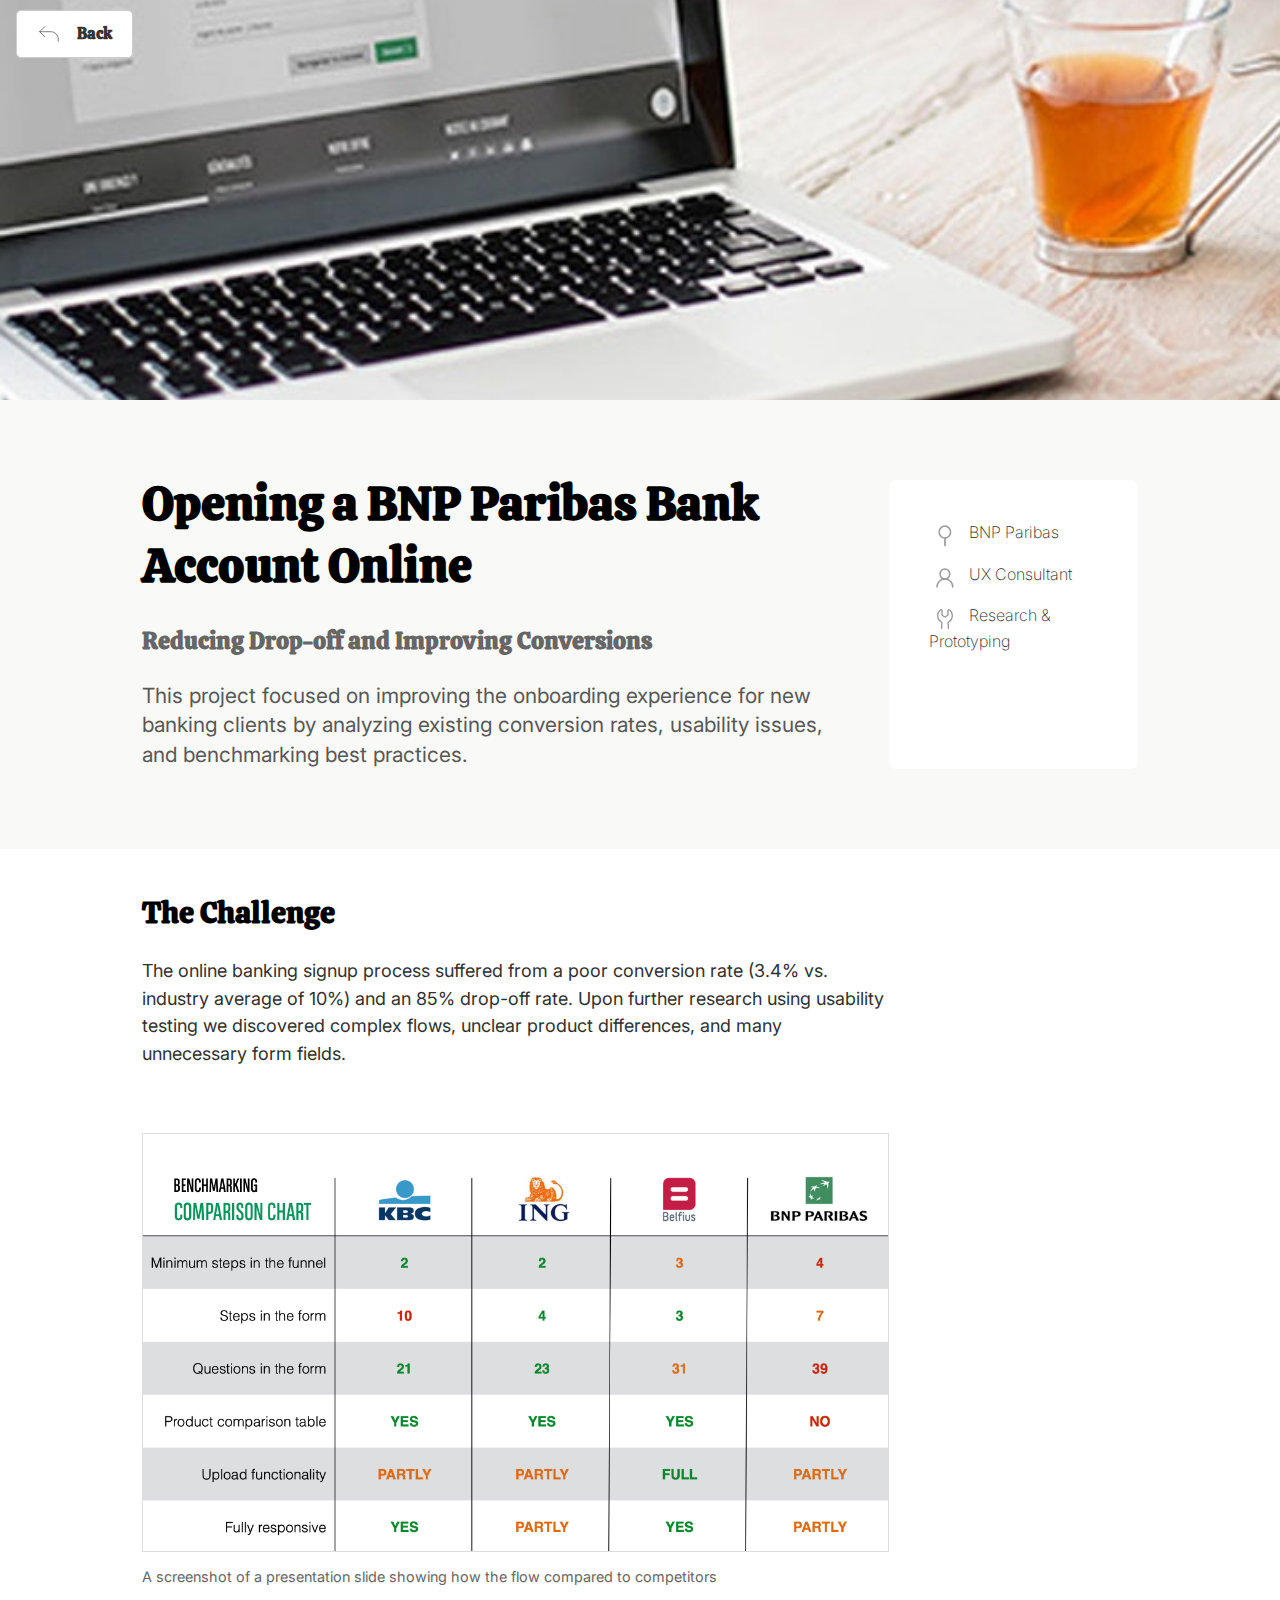
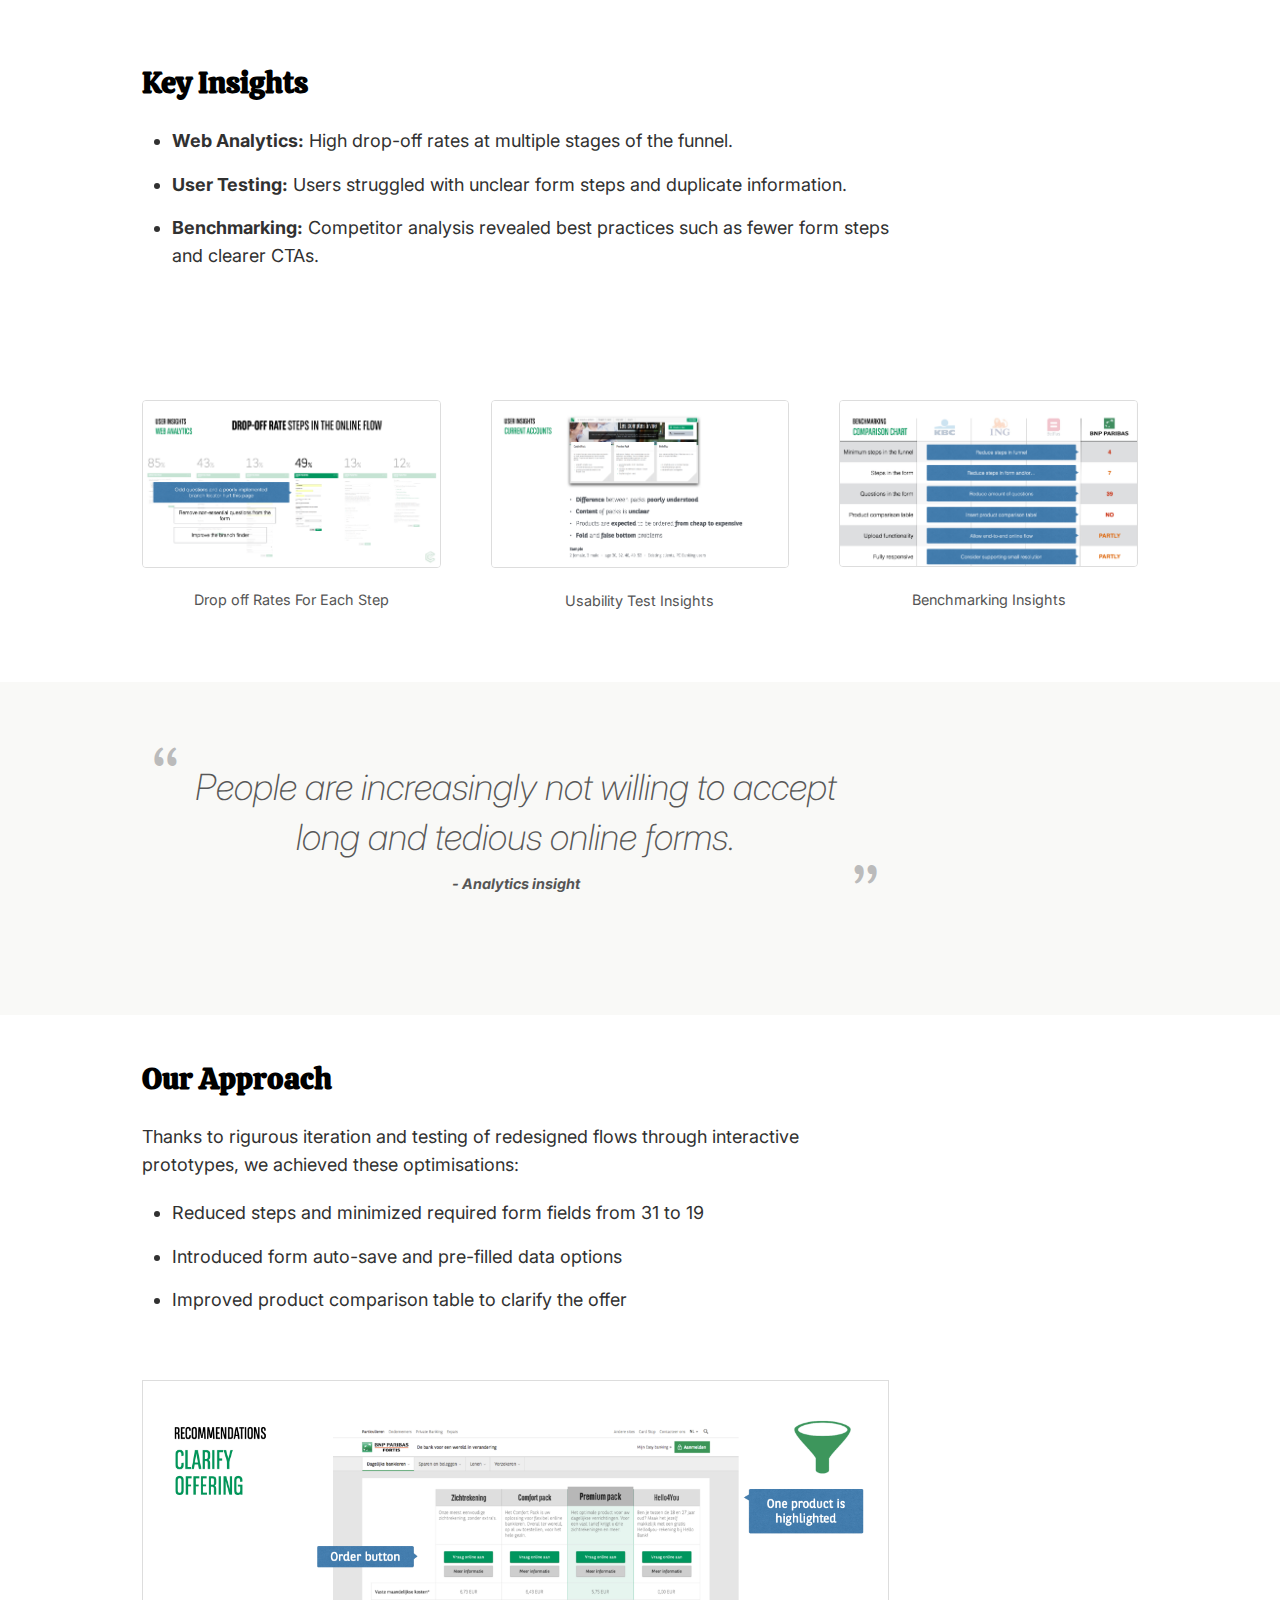
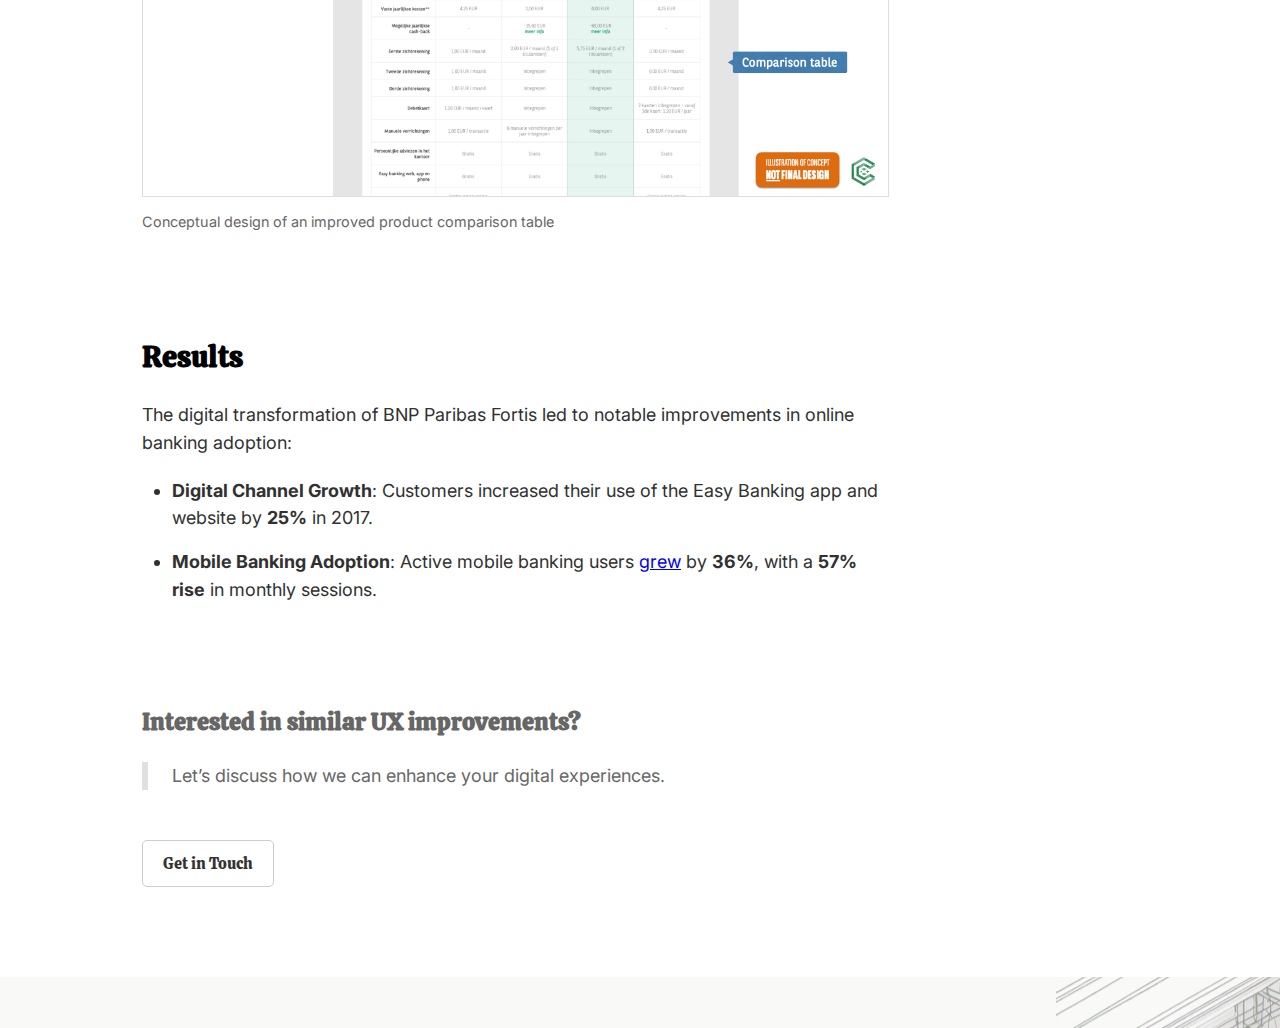
<file: work-bnp_paribas.html>
<!DOCTYPE html>
<html lang="en">
<head>
    <meta charset="UTF-8">

    <!-- Open Graph -->  
    <meta property="og:title" content="Pieter-Jan Feys" />
    <meta property="og:description" content="An experienced UX Designer with over 20 years in creating impactful, user-centered applications across telecom, finance, and government." />
    <meta property="og:url" content="pieterjanfeys.uxdesign.sg" />
    <meta property="og:type" content="website" />
    <meta property="og:image" content="https://pj.feys.uxdesign.sg/pieter-jan_feys-linkedin.jpg" />
    <meta property="og:image:width" content="630" />
    <meta property="og:image:height" content="630" />


    <meta name="viewport" content="width=device-width, initial-scale=1.0">
    <title>Project Detail - Portfolio</title>

    <!-- favicon -->
    <link rel="apple-touch-icon" sizes="180x180" href="/apple-touch-icon.png">
    <link rel="icon" type="image/png" sizes="32x32" href="/favicon-32x32.png">
    <link rel="icon" type="image/png" sizes="16x16" href="/favicon-16x16.png">
    <link rel="manifest" href="/site.webmanifest">

    <!-- Google Fonts: Calistoga and Inter -->
    <link href="https://fonts.googleapis.com/css2?family=Calistoga&family=Inter:wght@200;400;500&display=swap" rel="stylesheet">

    <!-- Stylesheet -->
    <link rel="stylesheet" href="styles.css">

</head>
<body id="work-detail">

    <div class="header-buttons">

        <a href="work.html" class="button back-button"><img src="arcticons_arrow-pointing-left.svg" alt="back-butto icon">Back</a>

    </div>

<div class="hero center-align-hero">
    <img src="bnp-paribas-hero.jpg" alt="Hero image of project">

</div>


<div class="project-page">

    <div class="highlight-section">

         <div class="container">

            <article class="main-content project-intro">

                <h1>Opening a BNP Paribas Bank Account Online</h1>

                <br />

                <h3>Reducing Drop-off and Improving Conversions</h3>

                <!-- Intro Section -->
                <section class="intro">
                    <p>This project focused on improving the onboarding experience for new banking clients by analyzing existing conversion rates, usability issues, and benchmarking best practices.</p>
                </section>

            </article>

            <aside class="right-panel">
                
                <ul class="icon-list">
                  <li><span class="icon"><img src="work-icon-company.svg"></span>BNP Paribas</li>
                  <li><span class="icon"><img src="work-icon-role.svg"></span>UX Consultant</li>
                  <li><span class="icon"><img src="work-icon-tools.svg"></span>Research & Prototyping</li>
                </ul>

            </aside>

         

        </div>

    </div>

    <div class="normal-section container">
        <div class="main-content">
            <!-- Project Details Section -->
            <section class="project-details">
                <div class="text-section">
                    <h2>The Challenge</h2>
                    <p>The online banking signup process suffered from a poor conversion rate (3.4% vs. industry average of 10%) and an 85% drop-off rate. Upon further research using usability testing we discovered complex flows, unclear product differences, and many unnecessary form fields.</p>
                    <br />
                </div>

            </section>


            <section class="project-details">

                <div class="text-section">


                    <div>
                        <img src="work-bnp_paribas-benchmarking.png" alt="A screenshot of a presentation slide showing benchmarking results">
                        <figcaption>A screenshot of a presentation slide showing how the flow compared to competitors</figcaption>
                    </div>

                    <br />
                    <br />
            
                </div>
            </section>

            <section class="project-details">

                <div class="text-section">

                    <h2>Key Insights</h2>
                    <ul>
                        <li><strong>Web Analytics:</strong> High drop-off rates at multiple stages of the funnel.</li>
                        <li><strong>User Testing:</strong> Users struggled with unclear form steps and duplicate information.</li>
                        <li><strong>Benchmarking:</strong> Competitor analysis revealed best practices such as fewer form steps and clearer CTAs.</li>
                    </ul>
            
                </div>
            </section>

        </div>
    </div>

    <div class="normal-section container">
        <div>

            <!-- Gallery Section -->
            <section class="gallery">
                <div class="gallery-grid">
                    <figure>
                        <img src="work-bnp_paribas-slide-1.png" alt="Screenshot 1">
                        <figcaption>Drop off Rates For Each Step</figcaption>
                    </figure>
                    <figure>
                        <img src="work-bnp_paribas-slide-2.png" alt="Screenshot 2">
                        <figcaption>Usability Test Insights</figcaption>
                    </figure>
                    <figure>
                        <img src="work-bnp_paribas-slide-3.png" alt="Screenshot 3">
                        <figcaption>Benchmarking Insights</figcaption>
                    </figure>
                </div>
            </section>

            <!-- Fullscreen Viewer Modal -->
            <div class="modal" id="modal">
                <span class="close" id="close">&times;</span>
                <div class="modal-content-container">
                    <img class="modal-content" id="modal-img">
                    <div class="modal-caption-overlay">
                        <p id="modal-caption"></p>
                    </div>
                </div>
                <div class="nav-buttons">
                    <span class="prev" id="prev">&#10094;</span>
                    <span class="next" id="next">&#10095;</span>
                </div>
            </div>
        </div>
    </div>

    <div class="highlight-section">
        <div class="container">
            <div class="main-content ">
                <!-- Project Details Section -->
                <section class="project-details">
                    <div>
                        <blockquote class="styled-quote">
                            <p>People are increasingly not willing to accept long and tedious online forms.</p>
                            <cite>- Analytics insight</cite>
                        </blockquote>
                    </div>
                
                </section>
            </div>
        </div>
    </div>





     <div class="normal-section container">
        <div class="main-content">
            <!-- Project Details Section -->     

             <section class="project-details">

                <div class="text-section">

                    <h2>Our Approach</h2>
                    <p>Thanks to rigurous iteration and testing of redesigned flows through interactive prototypes, we achieved these optimisations:</p>
                    <ul>
                        <li>Reduced steps and minimized required form fields from 31 to 19</li>
                        <li>Introduced form auto-save and pre-filled data options</li>
                        <li>Improved product comparison table to clarify the offer</li>
                    </ul>
                    
                    <br />

                </div>
            </section>

            <section class="project-details">

                <div class="text-section">


                    <div>
                        <img src="work-bnp_paribas-product_comparison.png" alt="A screenshot of the comceptual design of an improved product comparison table">
                        <figcaption>Conceptual design of an improved product comparison table</figcaption>
                    </div>

   
            
                </div>
            </section>


        </div>
    </div>






    <div class="normal-section container">
        <div class="main-content">
            <!-- Project Details Section -->
            <section class="project-details">
                <div class="text-section">
                    <h2>Results</h2>
                    <p>The digital transformation of BNP Paribas Fortis led to notable improvements in online banking adoption:</p>
                    <ul>
                        <li><strong>Digital Channel Growth</strong>: Customers increased their use of the Easy Banking app and website by <strong>25%</strong> in 2017.</li>
                        <li><strong>Mobile Banking Adoption</strong>: Active mobile banking users <a href="https://www.thebanker.com/Bank-of-the-Year-Awards-2017-western-Europe-1512000133?utm_source=chatgpt.com" target="_blank">grew</a> by <strong>36%</strong>, with a <strong>57% rise</strong> in monthly sessions.</li>
                    </ul>
                </div>
            </section>

        </div>
    </div>
    <div class="normal-section container">
        <div class="main-content">
            <!-- Outro Section -->
            <section class="outro">
                <h3>Interested in similar UX improvements?</h3>
                <p class="indented">Let’s discuss how we can enhance your digital experiences.</p>
                <a href="https://www.linkedin.com/in/pieterjanfeys/" class="button">Get in Touch</a>
            </section>
        </div>
    </div>
</div>

<br>
<br>

<script src="script.js"></script>

</body>
</html>
</file>
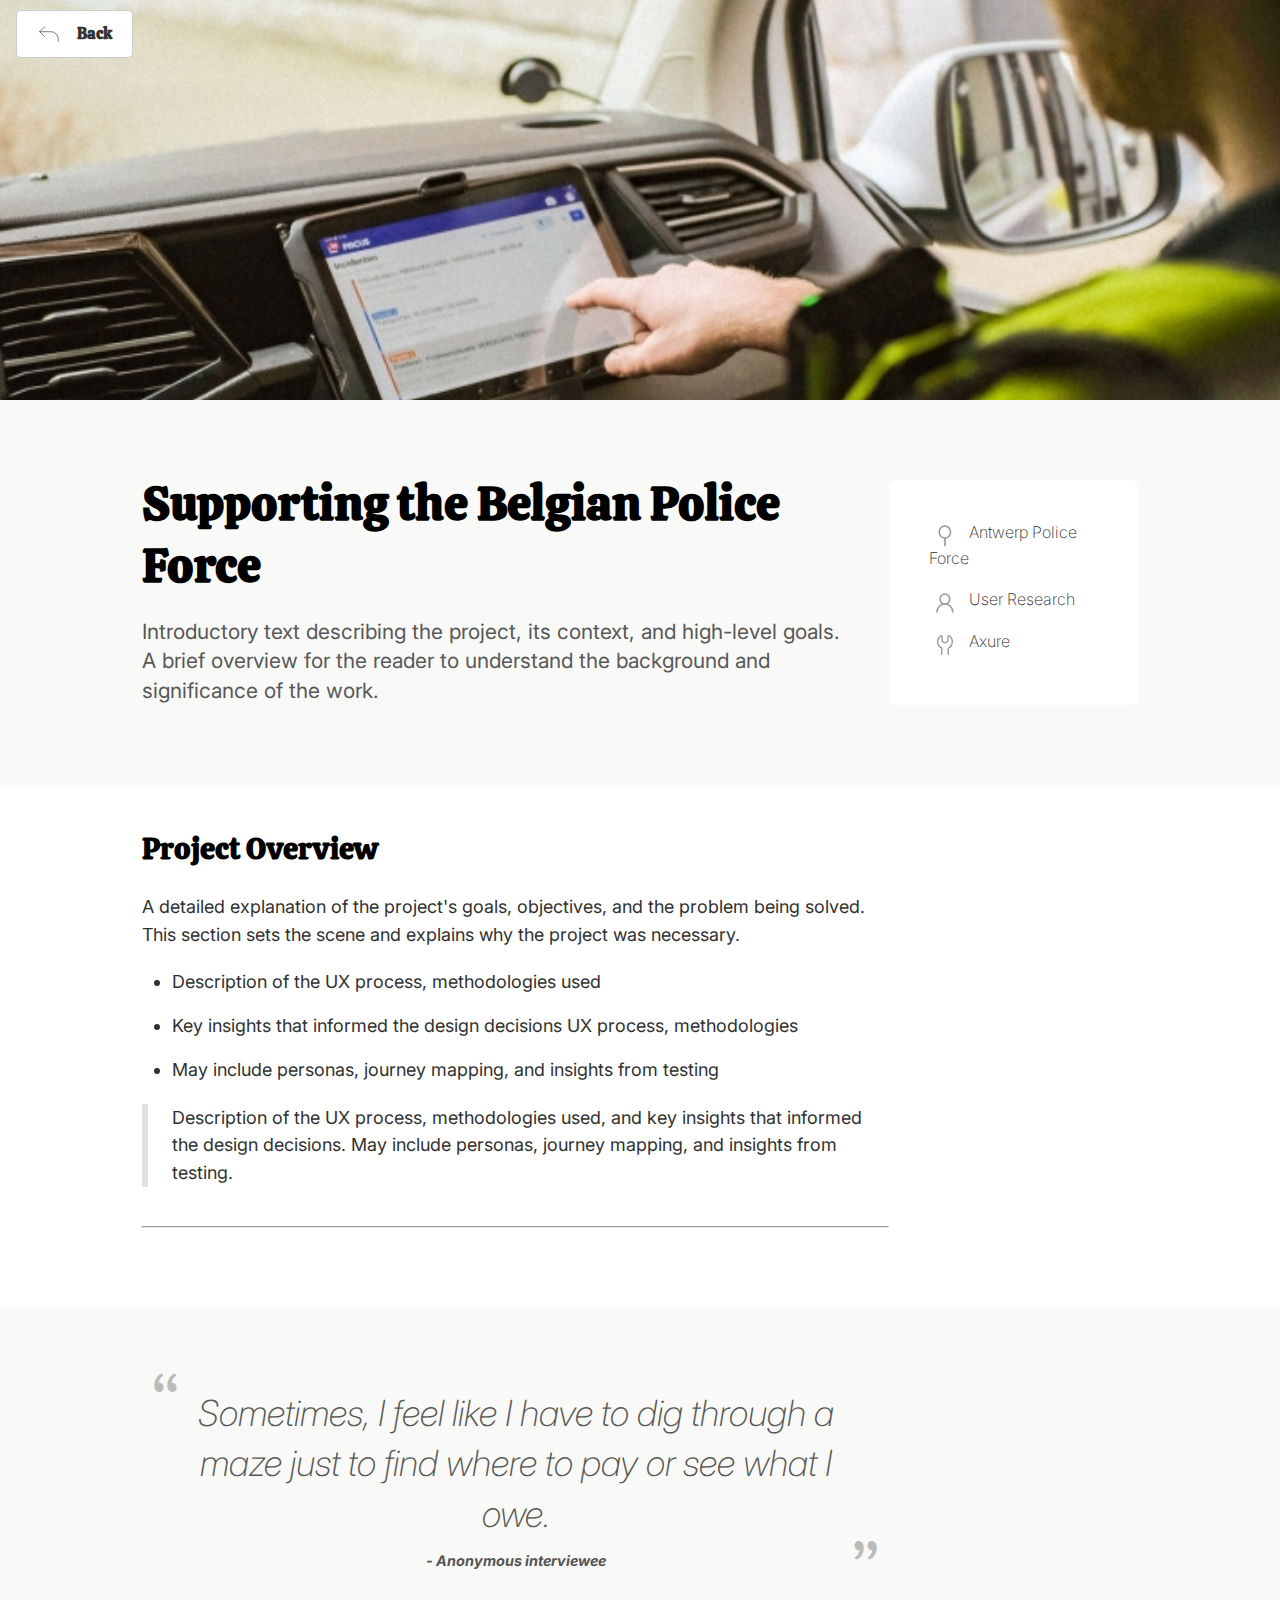
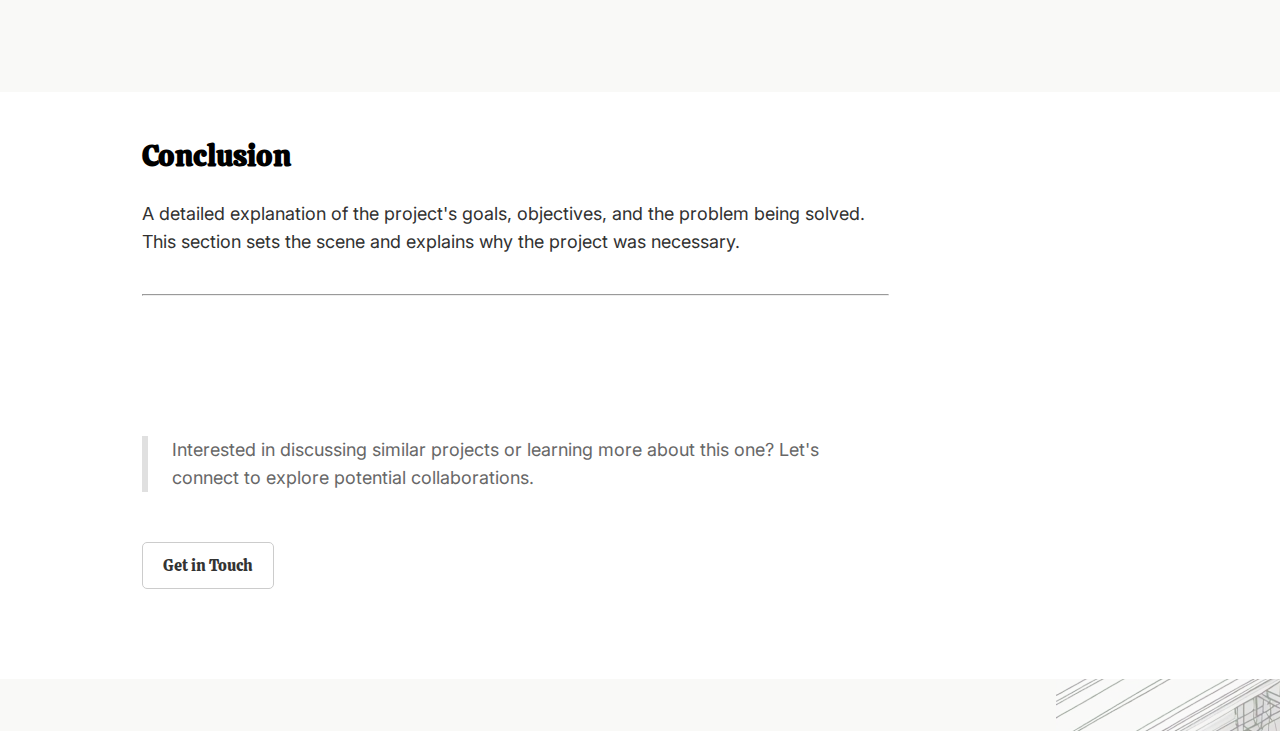
<file: work-focus.html>
<!DOCTYPE html>
<html lang="en">
<head>
    <meta charset="UTF-8">

    <!-- Open Graph -->  
    <meta property="og:title" content="Pieter-Jan Feys" />
    <meta property="og:description" content="An experienced UX Designer with over 20 years in creating impactful, user-centered applications across telecom, finance, and government." />
    <meta property="og:url" content="pieterjanfeys.uxdesign.sg" />
    <meta property="og:type" content="website" />
    <meta property="og:image" content="https://pj.feys.uxdesign.sg/pieter-jan_feys-linkedin.jpg" />
    <meta property="og:image:width" content="630" />
    <meta property="og:image:height" content="630" />


    <meta name="viewport" content="width=device-width, initial-scale=1.0">
    <title>Project Detail - Portfolio</title>

    <!-- favicon -->
    <link rel="apple-touch-icon" sizes="180x180" href="/apple-touch-icon.png">
    <link rel="icon" type="image/png" sizes="32x32" href="/favicon-32x32.png">
    <link rel="icon" type="image/png" sizes="16x16" href="/favicon-16x16.png">
    <link rel="manifest" href="/site.webmanifest">

    <!-- Google Fonts: Calistoga and Inter -->
    <link href="https://fonts.googleapis.com/css2?family=Calistoga&family=Inter:wght@200;400;500&display=swap" rel="stylesheet">

    <!-- Stylesheet -->
    <link rel="stylesheet" href="styles.css">

</head>
<body id="work-detail">

    <div class="header-buttons">

        <a href="work.html" class="button back-button"><img src="arcticons_arrow-pointing-left.svg" alt="back-butto icon">Back</a>

    </div>

<div class="hero center-align-hero">
    <img src="focus-hero.jpg" alt="Hero image of project">

</div>


<div class="project-page">

    <div class="highlight-section">

         <div class="container">

            <article class="main-content project-intro">

                <h1>Supporting the Belgian Police Force</h1>

                <!-- Intro Section -->
                <section class="intro">
                    <p>Introductory text describing the project, its context, and high-level goals. A brief overview for the reader to understand the background and significance of the work.</p>
                </section>

            </article>

            <aside class="right-panel">
                
                <ul class="icon-list">
                  <li><span class="icon"><img src="work-icon-company.svg"></span>Antwerp Police Force</li>
                  <li><span class="icon"><img src="work-icon-role.svg"></span>User Research</li>
                  <li><span class="icon"><img src="work-icon-tools.svg"></span>Axure</li>
                </ul>

            </aside>

         

        </div>

    </div>

    <div class="normal-section container">
        <div class="main-content">
            <!-- Project Details Section -->
            <section class="project-details">
                <div class="text-section">
                    <h2>Project Overview</h2>
                    <p>A detailed explanation of the project's goals, objectives, and the problem being solved. This section sets the scene and explains why the project was necessary.</p>
                    <ul>
                        <li>Description of the UX process, methodologies used</li>
                        <li>Key insights that informed the design decisions  UX process, methodologies</li>
                        <li>May include personas, journey mapping, and insights from testing</li>
                    </ul>
                    <p class="indented">
                        Description of the UX process, methodologies used, and key insights that informed the design decisions. May include personas, journey mapping, and insights from testing.
                    </p>
                </div>

                <hr />

              
            </section>
            
        </div>
    </div>


    <div class="highlight-section">
        <div class="container">
            <div class="main-content ">
                <!-- Project Details Section -->
                <section class="project-details">
                    <div>
                        <blockquote class="styled-quote">
                            <p>Sometimes, I feel like I have to dig through a maze just to find where to pay or see what I owe.</p>
                            <cite>- Anonymous interviewee</cite>
                        </blockquote>
                    </div>
                
                </section>
            </div>
        </div>
    </div>


    <div class="normal-section container">
        <div class="main-content">
            <!-- Project Details Section -->
            <section class="project-details">
                <div class="text-section">
                    <h2>Conclusion</h2>
                    <p>A detailed explanation of the project's goals, objectives, and the problem being solved. This section sets the scene and explains why the project was necessary.</p>
                </div>

                <hr />
            
            </section>
        </div>
    </div>
    <div class="normal-section container">
        <div class="main-content">
            <!-- Outro Section -->
            <section class="outro">
                <p class="indented">Interested in discussing similar projects or learning more about this one? Let's connect to explore potential collaborations.</p>
                <a href="chttps://www.linkedin.com/in/pieterjanfeys/" class="button">Get in Touch</a>
            </section>
        </div>
    </div>
</div>

<br>
<br>

<script src="script.js"></script>

</body>
</html>
</file>
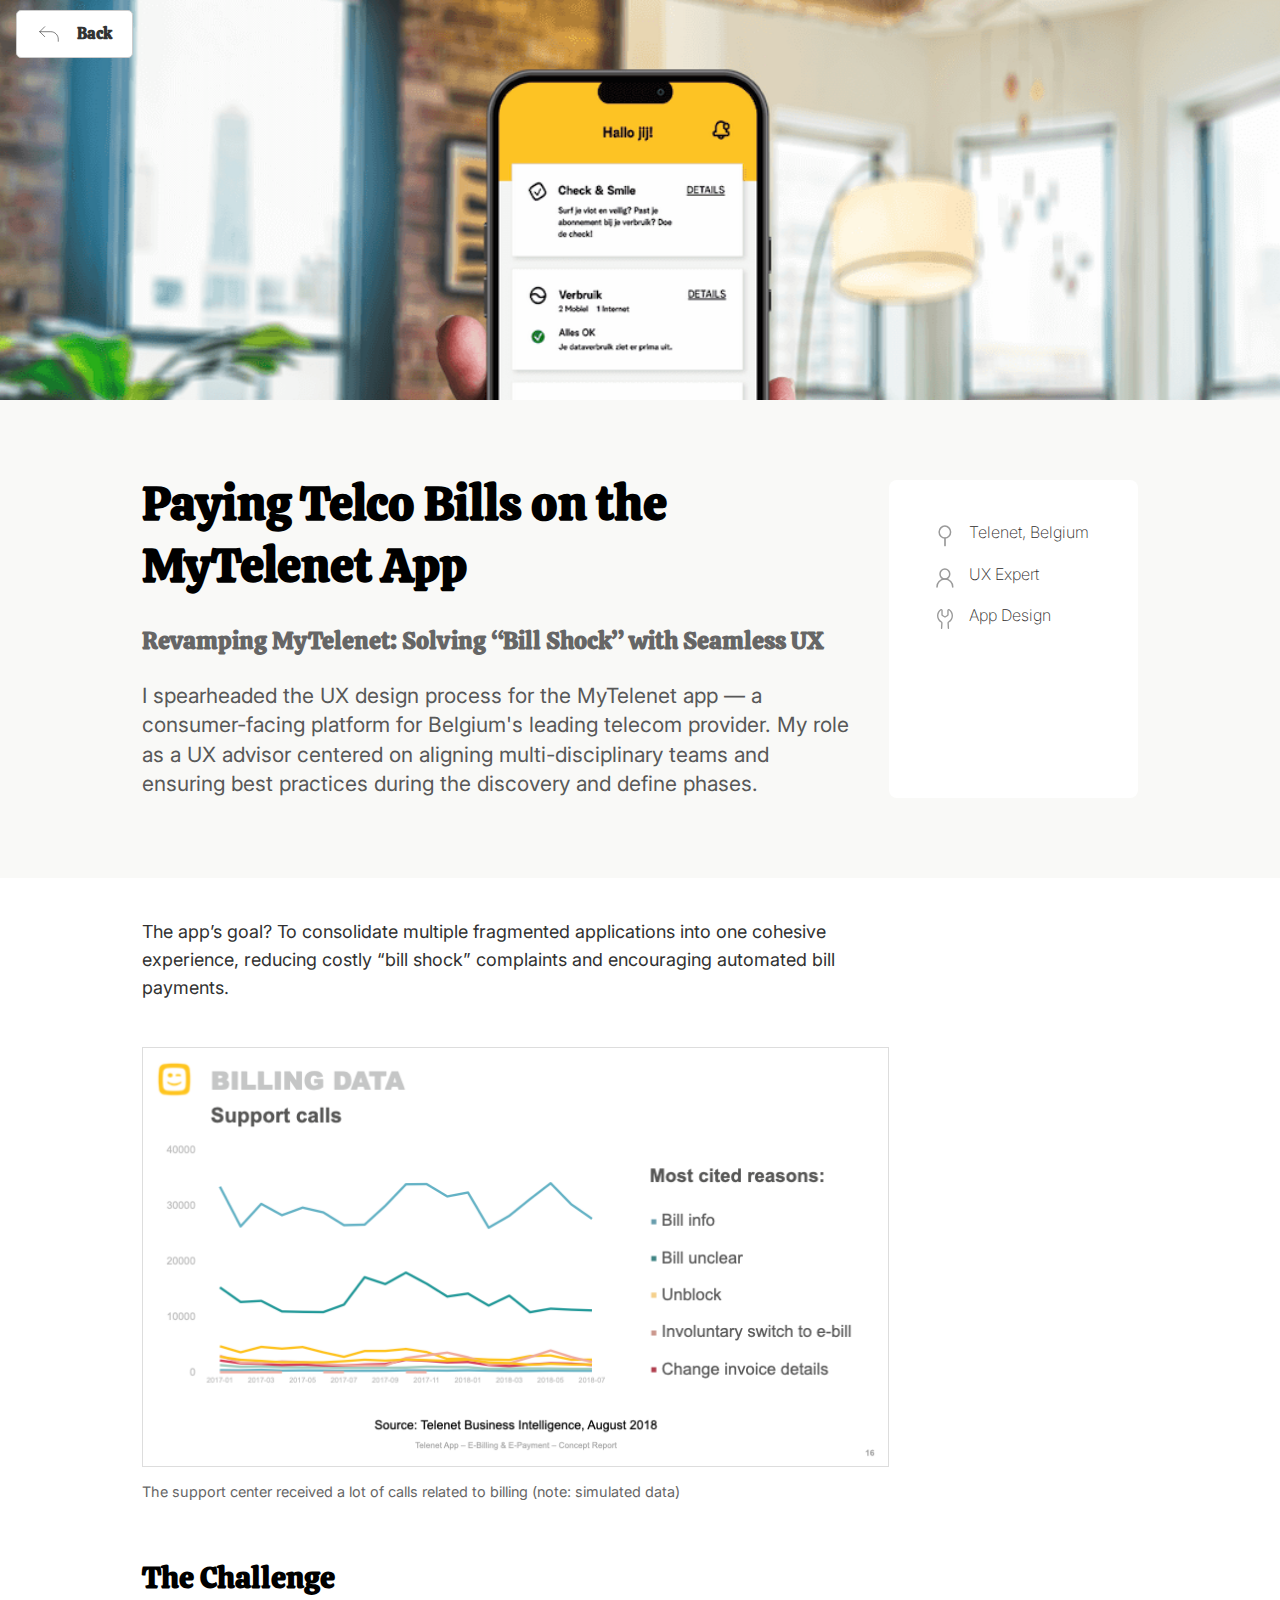
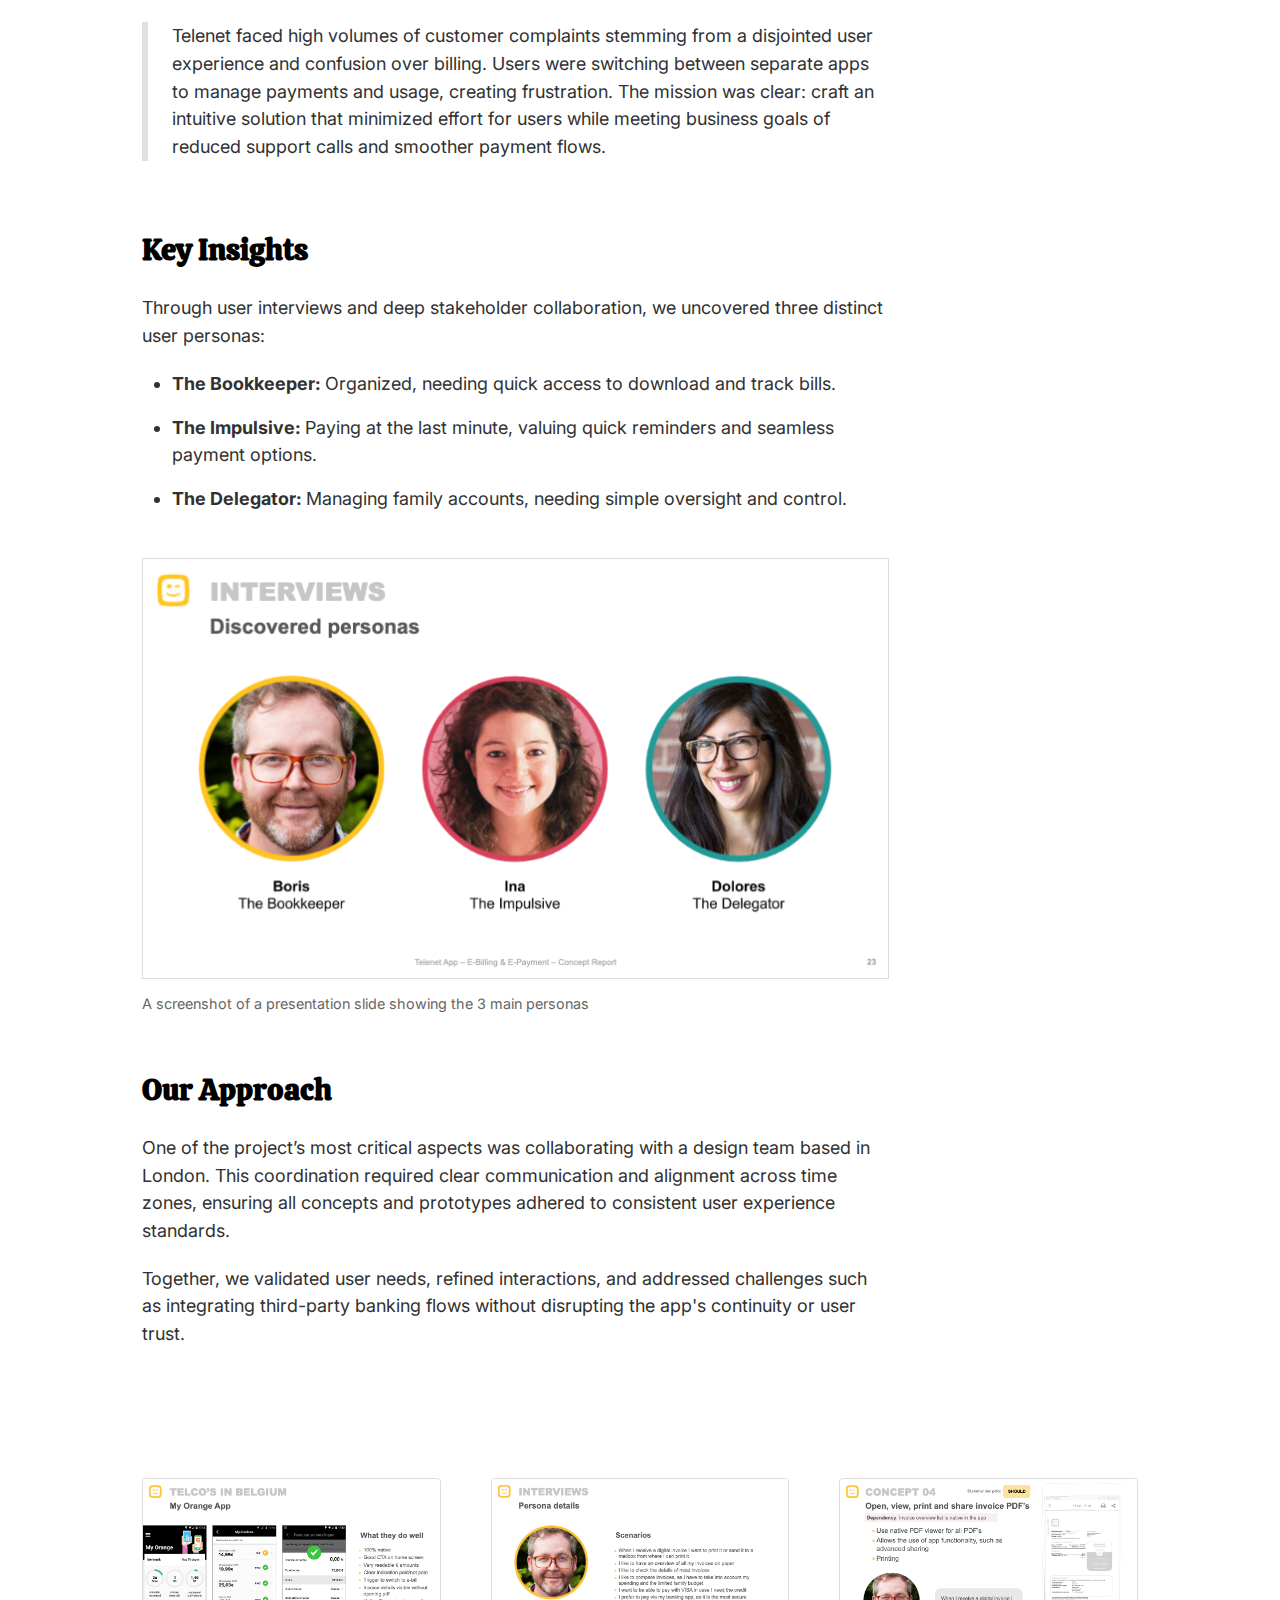
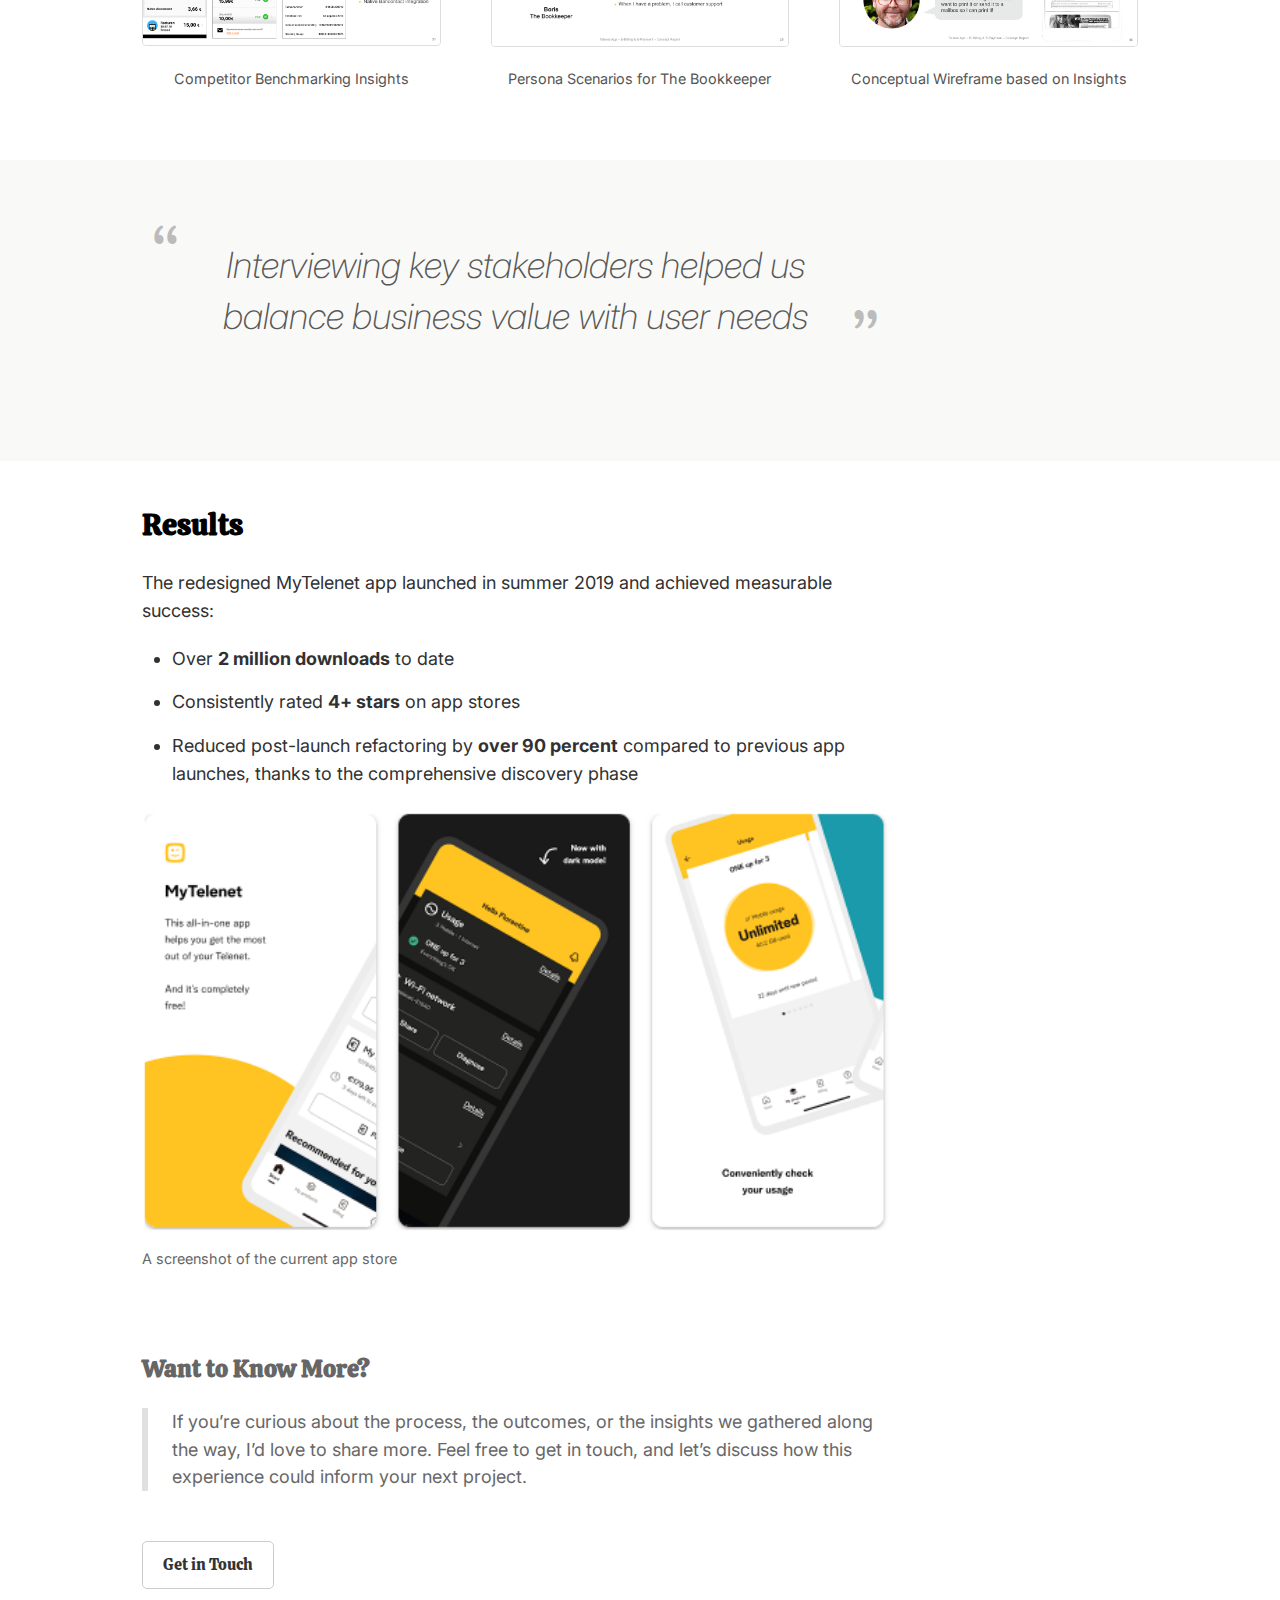
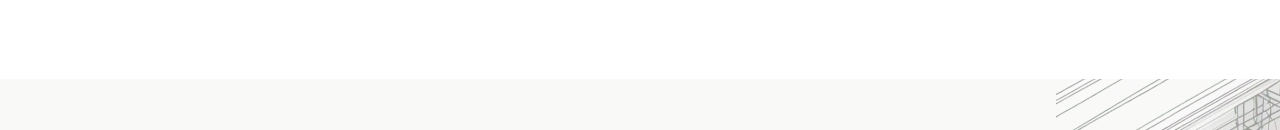
<file: work-telenet.html>
<!DOCTYPE html>
<html lang="en">
<head>
    <meta charset="UTF-8">

     <!-- Open Graph -->  
    <meta property="og:title" content="Pieter-Jan Feys" />
    <meta property="og:description" content="An experienced UX Designer with over 20 years in creating impactful, user-centered applications across telecom, finance, and government." />
    <meta property="og:url" content="uxdesign.be" />
    <meta property="og:type" content="website" />
    <meta property="og:image" content="https://uxdesign.be/pieter-jan_feys-linkedin.jpg" />
    <meta property="og:image:width" content="630" />
    <meta property="og:image:height" content="630" />


    <meta name="viewport" content="width=device-width, initial-scale=1.0">
    <title>Project Detail - Portfolio</title>

    <!-- favicon -->
    <link rel="apple-touch-icon" sizes="180x180" href="/apple-touch-icon.png">
    <link rel="icon" type="image/png" sizes="32x32" href="/favicon-32x32.png">
    <link rel="icon" type="image/png" sizes="16x16" href="/favicon-16x16.png">
    <link rel="manifest" href="/site.webmanifest">

    <!-- Google Fonts: Calistoga and Inter -->
    <link href="https://fonts.googleapis.com/css2?family=Calistoga&family=Inter:wght@200;400;500;700&display=swap" rel="stylesheet">

    <!-- Stylesheet -->
    <link rel="stylesheet" href="styles.css">

</head>
<body id="work-detail">

    <div class="header-buttons">

        <a href="work.html" class="button back-button"><img src="arcticons_arrow-pointing-left.svg" alt="back-butto icon">Back</a>

    </div>

<div class="hero">
    <img src="telenet-hero-full-tinified.png" alt="Hero image of project">

</div>


<div class="project-page">

    <div class="highlight-section">

         <div class="container">

            <article class="main-content project-intro">

                <h1>Paying Telco Bills on the MyTelenet App</h1>

                <br />

                <h3>Revamping MyTelenet: Solving “Bill Shock” with Seamless UX</h3>

                <!-- Intro Section -->
                <section class="intro">
                    <p>I spearheaded the UX design process for the MyTelenet app — a consumer-facing platform for Belgium's leading telecom provider. My role as a UX advisor centered on aligning multi-disciplinary teams and ensuring best practices during the discovery and define phases.</p>
                </section>

            </article>

            <aside class="right-panel">
                
                <ul class="icon-list">
                  <li><span class="icon"><img src="work-icon-company.svg"></span>Telenet, Belgium</li>
                  <li><span class="icon"><img src="work-icon-role.svg"></span>UX Expert</li>
                  <li><span class="icon"><img src="work-icon-tools.svg"></span>App Design</li>
                </ul>

            </aside>

         

        </div>

    </div>

    <div class="normal-section container">
        <div class="main-content">
            <!-- Project Details Section -->
            <section class="project-details">
                <div class="text-section">
                    <p>The app’s goal? To consolidate multiple fragmented applications into one cohesive experience, reducing costly “bill shock” complaints and encouraging automated bill payments.</p>
                    <br />

                    <div>
                        <img src="work-telenet-billing-data.png" alt="A screenshot highlighting the issues Telenet was facing">
                        <figcaption>The support center received a lot of calls related to billing (note: simulated data)</figcaption>
                    </div>  

                    <br />
                    <br />

                    <h2>The Challenge</h2>
                    <p class="indented">Telenet faced high volumes of customer complaints stemming from a disjointed user experience and confusion over billing. Users were switching between separate apps to manage payments and usage, creating frustration. The mission was clear: craft an intuitive solution that minimized effort for users while meeting business goals of reduced support calls and smoother payment flows.</p>
                    <br />
                </div>

            </section>


            <section class="project-details">

                <div class="text-section">

                    <h2>Key Insights</h2>
                    <p>Through user interviews and deep stakeholder collaboration, we uncovered three distinct user personas:</p>
                    <ul>
                        <li><strong>The Bookkeeper: </strong> Organized, needing quick access to download and track bills.</li>
                        <li><strong>The Impulsive: </strong> Paying at the last minute, valuing quick reminders and seamless payment options.</li>
                        <li><strong>The Delegator: </strong> Managing family accounts, needing simple oversight and control.</li>
                    </ul>

                     <br />

                    <div>
                        <img src="work-telenet-personas_overview.png" alt="A screenshot of a presentation slide showing the 3 main personas">
                        <figcaption>A screenshot of a presentation slide showing the 3 main personas</figcaption>
                    </div>

                    <br />
                    <br />

                    <h2>Our Approach</h2>
                    <p>One of the project’s most critical aspects was collaborating with a design team based in London. This coordination required clear communication and alignment across time zones, ensuring all concepts and prototypes adhered to consistent user experience standards.</p>
                    <p>Together, we validated user needs, refined interactions, and addressed challenges such as integrating third-party banking flows without disrupting the app's continuity or user trust.</p>
    
                </div>
            </section>
        </div>
    </div>

    <div class="normal-section container">
        <div>

            <!-- Gallery Section -->
            <section class="gallery">
                <div class="gallery-grid">
                    <figure>
                        <img src="work-telenet-slide-1.png" alt="Screenshot 1">
                        <figcaption>Competitor Benchmarking Insights</figcaption>
                    </figure>
                    <figure>
                        <img src="work-telenet-slide-2.png" alt="Screenshot 2">
                        <figcaption>Persona Scenarios for The Bookkeeper</figcaption>
                    </figure>
                    <figure>
                        <img src="work-telenet-slide-3.png" alt="Screenshot 3">
                        <figcaption>Conceptual Wireframe based on Insights</figcaption>
                    </figure>
                </div>
            </section>

            <!-- Fullscreen Viewer Modal -->
            <div class="modal" id="modal">
                <span class="close" id="close">&times;</span>
                <div class="modal-content-container">
                    <img class="modal-content" id="modal-img">
                    <div class="modal-caption-overlay">
                        <p id="modal-caption"></p>
                    </div>
                </div>
                <div class="nav-buttons">
                    <span class="prev" id="prev">&#10094;</span>
                    <span class="next" id="next">&#10095;</span>
                </div>
            </div>
        </div>
    </div>

    <div class="highlight-section">
        <div class="container">
            <div class="main-content ">
                <!-- Project Details Section -->
                <section class="project-details">
                    <div>
                        <blockquote class="styled-quote">
                            <p>Interviewing key stakeholders helped us balance business value with user needs</p>
                        </blockquote>
                    </div>
                
                </section>
            </div>
        </div>
    </div>


    

    <div class="normal-section container">
        <div class="main-content">
            <!-- Project Details Section -->
            <section class="project-details">
                <div class="text-section">
                    <h2>Results</h2>
                    <p>The redesigned MyTelenet app launched in summer 2019 and achieved measurable success:</p>
                    <ul>
                        <li>Over <strong>2 million downloads</strong> to date</li>
                        <li>Consistently rated <strong>4+ stars</strong> on app stores</li>
                        <li>Reduced post-launch refactoring by <strong>over 90 percent</strong> compared to previous app launches, thanks to the comprehensive discovery phase</li>
                    </ul>
                </div>
                <div>
                    <img class="borderless" src="work-telenet-results.png" alt="A screenshot of the current app store">
                    <figcaption>A screenshot of the current app store</figcaption>
                </div>    
        </section>
        </div>
    </div>
    <div class="normal-section container">
        <div class="main-content">
            <!-- Outro Section -->
            <section class="outro">
                <h3>Want to Know More?</h3>
                <p class="indented">If you’re curious about the process, the outcomes, or the insights we gathered along the way, I’d love to share more. Feel free to get in touch, and let’s discuss how this experience could inform your next project.</p>
                <a href="https://www.linkedin.com/in/pieterjanfeys/" class="button">Get in Touch</a>
            </section>
        </div>
    </div>
</div>

<br>
<br>

<script src="script.js"></script>

</body>
</html>
</file>
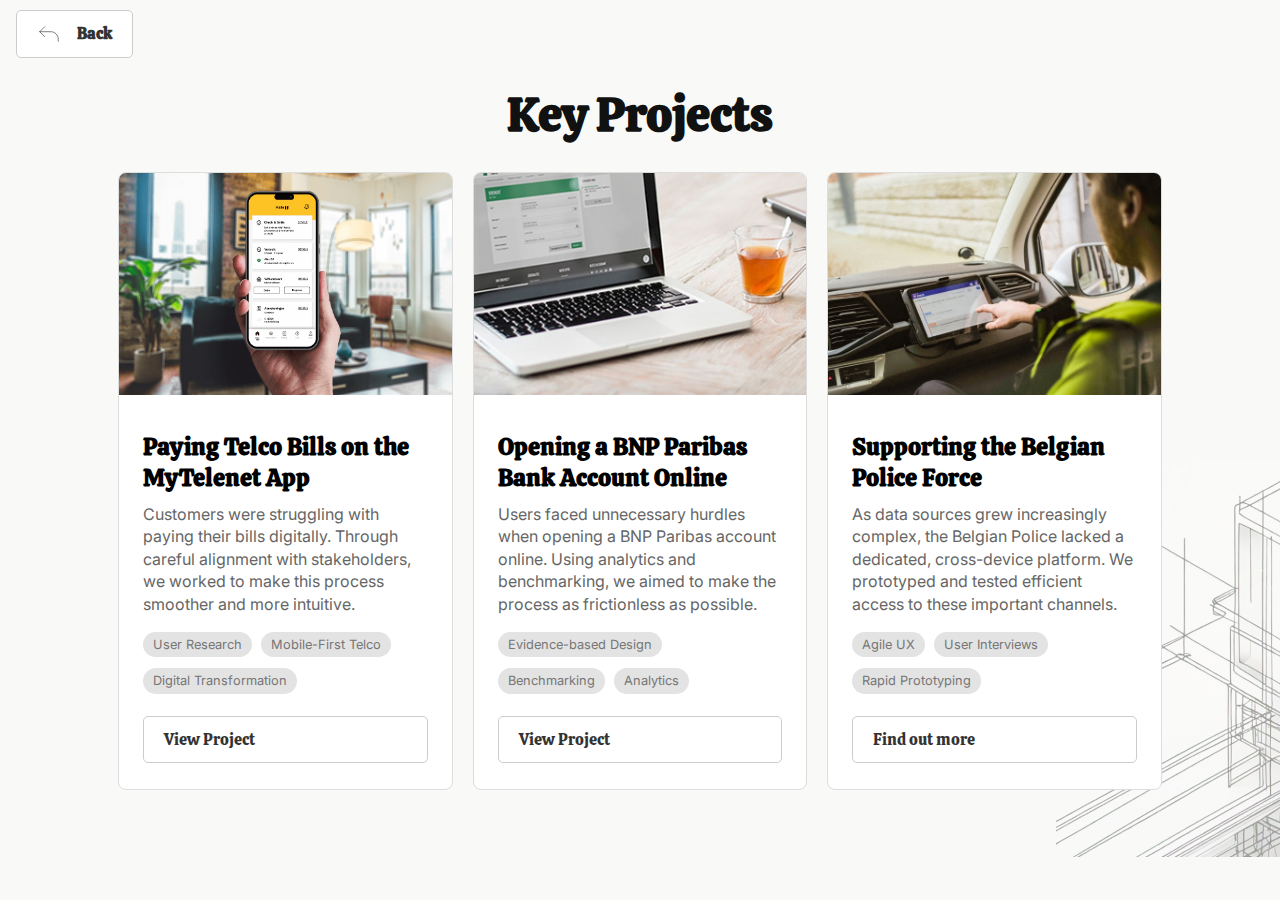
<file: work.html>
<!DOCTYPE html>
<html lang="en">
<head>
    <meta charset="UTF-8">

    <!-- Open Graph -->  
    <meta property="og:title" content="Pieter-Jan Feys" />
    <meta property="og:description" content="An experienced UX Designer with over 20 years in creating impactful, user-centered applications across telecom, finance, and government." />
    <meta property="og:url" content="pieterjanfeys.uxdesign.sg" />
    <meta property="og:type" content="website" />
    <meta property="og:image" content="https://pj.feys.uxdesign.sg/pieter-jan_feys-linkedin.jpg" />
    <meta property="og:image:width" content="630" />
    <meta property="og:image:height" content="630" />

    
    <meta name="viewport" content="width=device-width, initial-scale=1.0">
    <title>Project Overview</title>

    <!-- favicon -->
    <link rel="apple-touch-icon" sizes="180x180" href="/apple-touch-icon.png">
    <link rel="icon" type="image/png" sizes="32x32" href="/favicon-32x32.png">
    <link rel="icon" type="image/png" sizes="16x16" href="/favicon-16x16.png">
    <link rel="manifest" href="/site.webmanifest">
    
    <!-- Google Fonts: Calistoga and Inter -->
    <link href="https://fonts.googleapis.com/css2?family=Calistoga&family=Inter:wght@400;500&display=swap" rel="stylesheet">

    <!-- Stylesheet -->
    <link rel="stylesheet" href="styles.css">

</head>
<body id="work-overview">

    <div class="header-buttons">

        <a href="index.html" class="button back-button"><img src="arcticons_arrow-pointing-left.svg" alt="back-butto icon">Back</a>

    </div>

    <section id="works">
        <h2 class="name">Key Projects</h2>
        <div class="portfolio-grid">
            <div class="portfolio-item">
                <img src="telenet-hero-full-tinified.png" alt="Project 1">
                <div class="portfolio-info">
                    <a href="work-telenet.html"><h3>Paying Telco Bills on the MyTelenet App</h3></a>
                    <p>Customers were struggling with paying their bills digitally. Through careful alignment with stakeholders, we worked to make this process smoother and more intuitive.</p>
                    <div class="keywords">
                        <span class="keyword">User Research</span>
                        <span class="keyword">Mobile-First Telco</span>
                        <span class="keyword">Digital Transformation</span>
                    </div>
                    <a href="work-telenet.html" class="button">View Project</a>
                </div>
            </div>
            <div class="portfolio-item">
                <img src="bnp-paribas-hero.jpg" alt="Project 2">
                <div class="portfolio-info">
                    <a href="work-bnp_paribas.html"><h3>Opening a BNP Paribas Bank Account Online</h3></a>
                    <p>Users faced unnecessary hurdles when opening a BNP Paribas account online. Using analytics and benchmarking, we aimed to make the process as frictionless as possible.</p>
                    <div class="keywords">
                        <span class="keyword">Evidence-based Design</span>
                        <span class="keyword">Benchmarking</span>
                        <span class="keyword">Analytics</span>
                    </div>
                    <a href="work-bnp_paribas.html" class="button">View Project</a>
                </div>
            </div>
            <div class="portfolio-item">
                <img src="focus-hero.jpg" alt="Project 3">
                <div class="portfolio-info">
                    <h3>Supporting the Belgian Police Force</h3>
                    <p>As data sources grew increasingly complex, the Belgian Police lacked a dedicated, cross-device platform. We prototyped and tested efficient access to these important channels.</p>
                    <div class="keywords">
                        <span class="keyword">Agile UX</span>
                        <span class="keyword">User Interviews</span>
                        <span class="keyword">Rapid Prototyping</span>
                    </div>
                    <a href="https://www.linkedin.com/in/pieterjanfeys/" class="button">Find out more</a>
                </div>
            </div>
            <!-- Add more portfolio items as needed -->
        </div>
    </section>
    <br>
    <br>
</body>
</html>
</file>
<file: styles.css>
/* General Reset */
* {
    margin: 0;
    padding: 0;
    box-sizing: border-box;
}

/* Global Styles */
html, body {
    font-family: 'Inter', sans-serif;
    line-height: 1.6;
    margin: 0;
}

/* Layouts and Containers */


/* Background Styling */
body {
    background-color: #F9F9F7;
    background-image: url('bg-image-hp.png');
    background-repeat: no-repeat;
    background-position: right bottom;
    background-size: auto;
}

/* Typography */
h1, h2, h3, h4, h5, h6 {
    font-family: "Calistoga", serif;
}

h1 { font-size: 36pt; color: #000; }
h2 { font-size: 24pt; color: #000; }
h3 { font-size: 18pt; color: #666; }

.footer, .find-out-more, .linkedin {
    font-size: 14px;
    color: #999;
}

.subtitle {
    font-size: 16px;
    color: #999;
    margin-top: 8px;
}

.name {
    font-family: 'Calistoga', cursive;
    font-size: 48px;
    color: #111;
    padding-bottom: 8px;
    line-height: 1.25;
}

/* Button Styles */
.button-container {
    margin-top: 32px;
}

.button, .view-btn, .cta-button, .back-button, .download-button {
    display: flex;
    align-items: center;
    justify-content: space-between;
    padding: 10px 20px;
    background-color: #fff;
    border: 1px solid #ccc;
    border-radius: 5px;
    color: #333;
    font-size: 16px;
    text-decoration: none;
    transition: background-color 0.3s;
    margin-top:10px;
}

.button:hover, .view-btn:hover, .cta-button:hover {
    background-color: #F9F9F7;
}

a.button {
    font-family: 'Calistoga', cursive;
}

/* Arrow styling in buttons */
.arrow {
    margin-left: 10px;
    font-size: 16px;
    padding-bottom: auto;
    font-family: 'Calistoga', cursive;
}



/* --------------------- */
/* PAGE SPECIFIC STYLING */
/* --------------------- */

/* Landing Page */
/* ------------ */

body#landing-page {
    height: 100%;   
    display: flex;
    flex-direction: column;
    justify-content: center;
    padding: 0;
}

html#landing-page {
    height:100%;
}

.hp-container {
    display: flex;
    flex-direction: column;
    flex-grow: 1; /* Ensure the container takes up the available space */
    justify-content: center;
    align-items: center; /* Center content horizontally */
}

main {
    max-width: 400px;
    text-align: center;
    padding: 20px;
}

/* Footer Styling */
footer {
    text-align: center;
    background-color: #fff;
    padding: 20px;
    width: 100%; /* Ensure footer spans full width of the page */
    position: sticky;
    bottom: 0;
}

/* Footer Text Styling */
.footer {
    font-size: 11px;
    color: #999;
}

/* LinkedIn Link Styling */
.linkedin {
    display: inline-flex;
    align-items: center;
    margin-bottom: 10px;
    text-decoration: none;
    color: #0073b1;
    font-size: 14px;
}

.linkedin img {
    width: 18px;
    height: 18px;
    margin-right: 5px;
}

/* NNGroup Styling */
.nn-red {
    color: #ed0000;
}

.nn-black {
    color: #000;
}


/* Resume */
/* ------ */

.c35 {
    background-color: #ffffff;
    /* max-width: 525.8pt; */
    padding: 43px;
    max-width: auto;
}

@media (min-width: 840px) {
    .c35 {
        border: 1px solid #ddd; /* Outline color */
        border-radius: 5px;
        align-content: center;
    }
    body#resume {
        display: flex;
        flex-direction: column;
        justify-content: center;
        align-items: center;
    }
}

@media (min-width: 600px) and (max-width: 839px) {
    .c35 {
        padding: 32pt;
    }
}

@media (max-width: 599px) {
    .c35 {
        padding: 16pt;
    }
    .container {
        padding: 16pt;
    }
}

@media (min-width: 840px) {

    .back-button, .download-button {
        display: flex;
        align-items: center;
        padding: 8px 12px;
        background-color: #e0e0e0;
        border-radius: 5px;
        color: #333;
        text-decoration: none;
        font-weight: bold;
        font-size: 14px;
    }
    /* Button Styling */
    .button {
        display: flex;
        align-items: center;
        justify-content: space-between;
        padding: 10px 20px;
        margin: 10px 0;
        background-color: #fff;
        border: 1px solid #ccc;
        border-radius: 5px;
        color: #333; 
        text-decoration: none;
        font-family: 'Inter', sans-serif;
        font-size: 16px;
        transition: background-color 0.3s;
    }
        
    .header-buttons {
        width: 822px;
        display: flex;
    }
    a.button {
        font-family: 'Calistoga', cursive;
    }
    .back-button {
        align-self: flex-start; /* Aligns button to the left */
        margin-right:8px;
       
    }
    .back-button img {
        padding-right: 16px;
       
    }
    .download-button {
        margin-left:8px;
        margin-left: auto;           
    }
   .download-button img {
        padding-left: 16px;
       
    }
    /* Button Hover Effect */
    .button:hover {
        background-color: #F9F9F7;
    }

}

@media (max-width: 839px) {

   body#resume  {
        background-color: white;
    }

    .back-button, .download-button {
        display: flex;
        align-items: center;
        padding: 8px 12px;
        background-color: #e0e0e0;
        color: #333;
        text-decoration: none;
        font-weight: bold;
        font-size: 14px;
    }
    /* Button Styling */
    .button {
        display: flex;
        align-items: center;
        justify-content: space-between;
        padding: 10px 20px;
        margin: 10px 0;
        background-color: #fff;
        border-radius: 5px;
        color: #333; 
        text-decoration: none;
        font-family: 'Inter', sans-serif;
        font-size: 16px;
        transition: background-color 0.3s;
    }
    
    .header-buttons {
        display: flex;
    }
    a.button {
        font-family: 'Calistoga', cursive;
    }
    .back-button {
        align-self: flex-start; /* Aligns button to the left */
        margin-right:8px;
        border: white;
       
    }
    .back-button img {
        padding-right: 16px;
       
    }
    .download-button {
        margin-right:16px;
        margin-left: auto;  
        border: 1px solid #ccc;         
    }
   .download-button img {
        padding-left: 16px;
       
    }

}


/* Project Overview */
/* ---------------- */


#works {
            padding: 16px;
            margin:auto;
            max-width: 1076px;
        }

h2 {

    margin-bottom: 20px;
    text-align: center;
}

.portfolio-item a {
    text-decoration: none;
}

.portfolio-grid {
    display: grid;
    grid-template-columns: repeat(auto-fill, minmax(288px, 1fr));
    gap: 20px; /* Space between items */
}

.portfolio-item {
    background-color: #fff;
    border: 1px solid #ddd;
    border-radius: 8px;
    overflow: hidden;
    transition: transform 0.3s;
}

.portfolio-item:hover {
    transform: scale(1.03); /* Scale effect on hover */
}

.portfolio-item img {
    width: 100%;
    height: auto;
}

.portfolio-info {
    padding: 28px 24px 16px 24px;
}

.portfolio-info h3 {
    margin: 0;
    font-size: 1.5em;
    font-family: 'Calistoga', cursive;
    color: black;
    line-height: 1.3;
}

.portfolio-info p {
    margin: 10px 0;
    line-height: 140%;
    color: #666; /* Slightly darker for readability */
}

.view-btn {
    display: inline-block;
    padding: 10px 15px;
    background-color: #007bff; /* Bootstrap primary color */
    color: white;
    text-decoration: none;
    border-radius: 5px;
}

.view-btn:hover {
    background-color: #0056b3; /* Darker on hover */
}

.keywords {
    margin: 16px 0px 12px 0px;
}

.keyword {
    display: inline-block;
    background-color: #e3e3e3;
    color: #767676;
    padding: 5px 10px;
    border-radius: 15px;
    margin-right: 5px;
    margin-bottom:10px;
    font-size: 0.8em;
    line-height: 1.2;
}

#work-overview .back-button {
    margin-left:16px;
}




/* Project Details */
/* --------------- */

 /* Container for the main content */


#work-detail .back-button {
    position: fixed;
    left: 16px;
    z-index: 1000; /* Ensure it stays above other content */
    font-family: 'Calistoga';
    font-weight: bold;
}
       
#work-detail h1 {
    line-height: 1.3;
    margin-top:32px;
}

#work-detail h2 {
    text-align: left;
}

.project-page {
    background-color: white;
}

.highlight-section {
    background-color: #F9F9F7;
    width: 100%;
    padding-bottom: 40px;
}

.container {
    max-width: 1076px;
    margin: 0 auto;
    padding: 40px;
    display: flex;
    flex-wrap: wrap;
}


p.indented {
    text-align: left;
    border-style: solid;
    border-width: 0 0 0 6px;
    border-color: #E0E0E0;
    padding-left: 24px;
    margin-top:20px;
    margin-bottom: 40px;
    font-size: 18px;
    color: #676767;
    line-height: 154%;
}

h2.project-page {
    font-size: 30px;
    color: black;
    margin-bottom:20px;
}


.right-panel {
  background-color: white;
  width: 25%;
  border-radius: 8px;
  margin-top:40px;
}

.right-panel ul {
    list-style-type: none;
    padding:40px;
    padding-bottom: 20px;
}

.right-panel li {
    margin-bottom:16px;
    font-size: 16px;
    font-weight: 200;
    color: #2D2A2A;
}

.right-panel li span {
    margin-right:40px;
}

.right-panel li span img {
   position:absolute;
}

.main-content {
  width: 75%;
  text-align: lef;
}

.project-intro {
  padding-right:40px;
}

.main-content img {
    width: 100%;
    height: 100%;
    border-radius: 0px;
    border: 1px solid;
    border-color: #ddd;
}

img.borderless {
    border: none;
}

figcaption {
    font-size: 0.9em;
    margin-top: 5px;
    color: #666;
}

@media (max-width: 1075px) {


.main-content, .right-panel  {

      width: 100%
    }

}

.main-content .button {
    display: inline-block;
}


        /* Hero Section - Full width */
        .hero {
            position: relative;
            width: 100%;
            overflow: hidden;
            text-align: center;
            max-height: 400px;
        }

        .center-align-hero {
            display:flex;
            align-items: center;
        }

        .hero img {
            width: 100vw;
            height: auto;
        }

        .hero h1 {
            position: absolute;
            bottom: 20px;
            left: 20px;
            color: white;
            font-size: 2.5em;
            font-weight: bold;
            background-color: rgba(0, 0, 0, 0.5);
            padding: 10px;
            border-radius: 5px;
        }

        /* Intro Section */
        .intro {
            margin-top: 20px;
            font-size: 1.2em;
            font-size: 21px;
            color: #585858;
            line-height: 140%;
        }


        /* Client & Roles Section */
        .details {
            display: flex;
            justify-content: space-between;
            margin: 30px 0;
            font-size: 1em;
        }

        .client-role h3 {
            font-size: 1.1em;
            font-weight: bold;
            margin-bottom: 5px;
        }

        /* Project Details Section */
        .project-details .text-section {
            margin-bottom: 20px;
        }

        .project-details h2 {
            font-size: 30px;
            margin-bottom: 20px;
            color: black;
        }

        .project-details hr{
            margin-top: 39px;
            height: 1px;
            margin-bottom:40px;
            color: #D9D9D9;
        }

        .project-details p, .project-details ul {
            font-size: 18px;
            margin-bottom: 20px;
            color: #313131;
            line-height: 154%;
        }

        .project-details ul {
            margin-left: 30px;
            list-style-type: disc;
        }

        .project-details h3 {
            font-size: 18px;
            font-family: 'Inter', sans-serif;
            font-weight: 700;
            margin-bottom: 2px;
            color: black;
        }

        /* Gallery Section */
        .gallery {
            margin: 30px 0;
        }

        .gallery h2 {
            font-size: 1.5em;
            margin-bottom: 20px;
        }

        .gallery-grid {
            display: flex;
            gap: 10px;
            flex-wrap: wrap;
        }

        .gallery-grid figure {
            width: 30%;
            text-align: center;
        }

        .gallery-grid img {
            width: 100%;
            height: auto;
            border-radius: 0px;
            border: 1px solid;
            border-color: #ddd;
        }

        .gallery-grid figcaption {
            font-size: 0.9em;
            margin-top: 5px;
            color: #666;
        }

        /* Outro Section */
        .outro {
            margin-bottom: 40px;
        }

        .cta-button {
            display: inline-block;
            margin-top: 15px;
            padding: 10px 20px;
            background-color: #333;
            color: white;
            font-size: 1em;
            border-radius: 5px;
            text-decoration: none;
            transition: background-color 0.3s;
        }

        .cta-button:hover {
            background-color: #555;
        }



/* Quote Styling */
.styled-quote {
    position: relative;
    margin: 20px auto;
    padding: 20px 40px;
    text-align: center;
}
.styled-quote p {
    margin: 0;
    font-size: 36px;
    line-height: 140%;
    font-style: italic;
    font-weight: 200;
    color: #585858;
}

.styled-quote cite {
    display: block;
    margin-top: 10px;
    font-size: 0.9em;
    font-weight: bold;
    color: #555;
}

/* Optional: Decorative Quote Marks */
.styled-quote::before {
    content: "“";
    font-family: 'Calistoga', cursive;
    font-size: 3em;
    color: #bbb;
    position: absolute;
    top: -10px;
    left: 10px;
}

.styled-quote::after {
    content: "”";
    font-family: 'Calistoga', cursive;
    font-size: 3em;
    color: #bbb;
    position: absolute;
    bottom: -10px;
    right: 10px;
}




        /* Gallery Section */
        .gallery-grid {
            display: flex;
            gap: 10px;
            flex-wrap: wrap;
            cursor: pointer;
            justify-content: space-between;
        }

        .gallery-grid figure {
            width: 30%;
            text-align: center;
            margin: 0;
        }

        .gallery-grid img {
            width: 100%;
            height: auto;
            border-radius: 4px;
            margin-bottom: 8px;
        }

        .gallery-grid figcaption {
            font-size: 0.9em;
            color: #555;
        }

        /* Modal (Full Screen Viewer) */
        .modal {
            display: none; /* Hidden by default */
            position: fixed;
            z-index: 1000;
            left: 0;
            top: 0;
            width: 100%;
            height: 100%;
            background-color: rgba(0, 0, 0, 0.9);
            justify-content: center;
            align-items: center;
            text-align: center;
        }

        .modal-content-container {
            position: relative;
            width: 100%;
            height: 100%;
            display: flex;
            justify-content: center;
            align-items: center;
        }

        .modal-content {
            max-width: 100%;
            max-height: 100%;
            object-fit: contain; /* Ensures the image scales to fit the viewport */
        }

        .modal-caption-overlay {
            position: absolute;
            bottom: 0;
            width: 100%;
            background: rgba(0, 0, 0, 0.6); /* Semi-transparent black background */
            color: white;
            text-align: center;
            padding: 10px;
        }

        /* Close Button */
        .close {
            position: absolute;
            top: 20px;
            right: 30px;
            font-size: 40px;
            color: white;
            cursor: pointer;
            z-index: 9999;
        }

        /* Navigation Buttons */
        .nav-buttons {
            position: absolute;
            width: 100%;
            top: 50%;
            display: flex;
            justify-content: space-between;
            color: white;
        }

        .prev, .next {
            cursor: pointer;
            font-size: 40px;
            padding: 16px;
            color: white;
        }

        .prev:hover, .next:hover {
            color: #ccc;
}

    li {
        margin-bottom: 16px;
    }



@media (max-width: 599px) {
    .container {
        padding: 16pt;
    }
    .project-intro {
        padding-right: 0px;
    }
    .project-intro h1 {
        font-size: 32pt;
    }
    .right-panel ul {
        padding:20px;
    }
    .project-page h2 {
        margin-top: 30px;
    }
    /* Quote Styling */
    .styled-quote {
        margin: 20px auto;
        padding: 20px 20px;
    }
    .styled-quote p {
        font-size: 24px;
    }
    .styled-quote::before {
        font-size: 2em;
    }
    .styled-quote::after {
        font-size: 2em;
    }
    .highlight-section {
        padding-bottom: 0px;
    }
}



/* Modal (Fullscreen Viewer) */



/* GOOGLE DOCS */

 @import url(https://themes.googleusercontent.com/fonts/css?kit=[base64]);
           
            ul.lst-kix_xdw20soitrwz-4 {
                list-style-type: none;
            }
            ul.lst-kix_xdw20soitrwz-5 {
                list-style-type: none;
            }
            ul.lst-kix_xdw20soitrwz-6 {
                list-style-type: none;
            }
            ul.lst-kix_3xe1h7ch1hca-7 {
                list-style-type: none;
            }
            ul.lst-kix_xdw20soitrwz-7 {
                list-style-type: none;
            }
            ul.lst-kix_3xe1h7ch1hca-8 {
                list-style-type: none;
            }
            ul.lst-kix_xdw20soitrwz-8 {
                list-style-type: none;
            }
            ul.lst-kix_dz5q88j91m46-7 {
                list-style-type: none;
            }
            ul.lst-kix_dz5q88j91m46-6 {
                list-style-type: none;
            }
            ul.lst-kix_dz5q88j91m46-8 {
                list-style-type: none;
            }
            ul.lst-kix_dz5q88j91m46-3 {
                list-style-type: none;
            }
            ul.lst-kix_xdw20soitrwz-0 {
                list-style-type: none;
            }
            ul.lst-kix_dz5q88j91m46-2 {
                list-style-type: none;
            }
            ul.lst-kix_xdw20soitrwz-1 {
                list-style-type: none;
            }
            ul.lst-kix_dz5q88j91m46-5 {
                list-style-type: none;
            }
            ul.lst-kix_xdw20soitrwz-2 {
                list-style-type: none;
            }
            ul.lst-kix_dz5q88j91m46-4 {
                list-style-type: none;
            }
            ul.lst-kix_xdw20soitrwz-3 {
                list-style-type: none;
            }
            ul.lst-kix_clh7rq36uk2d-1 {
                list-style-type: none;
            }
            ul.lst-kix_clh7rq36uk2d-2 {
                list-style-type: none;
            }
            ul.lst-kix_clh7rq36uk2d-0 {
                list-style-type: none;
            }
            ul.lst-kix_clh7rq36uk2d-5 {
                list-style-type: none;
            }
            ul.lst-kix_clh7rq36uk2d-6 {
                list-style-type: none;
            }
            ul.lst-kix_rmmccp1iannj-1 {
                list-style-type: none;
            }
            ul.lst-kix_clh7rq36uk2d-3 {
                list-style-type: none;
            }
            ul.lst-kix_rmmccp1iannj-0 {
                list-style-type: none;
            }
            ul.lst-kix_clh7rq36uk2d-4 {
                list-style-type: none;
            }
            ul.lst-kix_clh7rq36uk2d-7 {
                list-style-type: none;
            }
            ul.lst-kix_clh7rq36uk2d-8 {
                list-style-type: none;
            }
            ul.lst-kix_rmmccp1iannj-3 {
                list-style-type: none;
            }
            ul.lst-kix_rmmccp1iannj-2 {
                list-style-type: none;
            }
            ul.lst-kix_rmmccp1iannj-5 {
                list-style-type: none;
            }
            ul.lst-kix_rmmccp1iannj-4 {
                list-style-type: none;
            }
            ul.lst-kix_rmmccp1iannj-7 {
                list-style-type: none;
            }
            ul.lst-kix_rmmccp1iannj-6 {
                list-style-type: none;
            }
            ul.lst-kix_rmmccp1iannj-8 {
                list-style-type: none;
            }
            .lst-kix_6kr2c6z1solx-8 > li:before {
                content: "\0025a0   ";
            }
            ul.lst-kix_3xe1h7ch1hca-1 {
                list-style-type: none;
            }
            .lst-kix_6kr2c6z1solx-6 > li:before {
                content: "\0025cf   ";
            }
            .lst-kix_6kr2c6z1solx-7 > li:before {
                content: "\0025cb   ";
            }
            ul.lst-kix_3xe1h7ch1hca-2 {
                list-style-type: none;
            }
            ul.lst-kix_3xe1h7ch1hca-0 {
                list-style-type: none;
            }
            ul.lst-kix_3xe1h7ch1hca-5 {
                list-style-type: none;
            }
            .lst-kix_6kr2c6z1solx-5 > li:before {
                content: "\0025a0   ";
            }
            ul.lst-kix_3xe1h7ch1hca-6 {
                list-style-type: none;
            }
            ul.lst-kix_3xe1h7ch1hca-3 {
                list-style-type: none;
            }
            ul.lst-kix_3xe1h7ch1hca-4 {
                list-style-type: none;
            }
            ul.lst-kix_8qs28j1my5bh-6 {
                list-style-type: none;
            }
            ul.lst-kix_8qs28j1my5bh-5 {
                list-style-type: none;
            }
            ul.lst-kix_8qs28j1my5bh-8 {
                list-style-type: none;
            }
            ul.lst-kix_8qs28j1my5bh-7 {
                list-style-type: none;
            }
            .lst-kix_clh7rq36uk2d-0 > li:before {
                content: "\0025cf   ";
            }
            ul.lst-kix_8qs28j1my5bh-2 {
                list-style-type: none;
            }
            ul.lst-kix_8qs28j1my5bh-1 {
                list-style-type: none;
            }
            ul.lst-kix_8qs28j1my5bh-4 {
                list-style-type: none;
            }
            ul.lst-kix_8qs28j1my5bh-3 {
                list-style-type: none;
            }
            .lst-kix_clh7rq36uk2d-1 > li:before {
                content: "\0025cb   ";
            }
            .lst-kix_clh7rq36uk2d-4 > li:before {
                content: "\0025cb   ";
            }
            ul.lst-kix_8qs28j1my5bh-0 {
                list-style-type: none;
            }
            .lst-kix_clh7rq36uk2d-2 > li:before {
                content: "\0025a0   ";
            }
            .lst-kix_clh7rq36uk2d-3 > li:before {
                content: "\0025cf   ";
            }
            ul.lst-kix_4s8lv79n5gp4-1 {
                list-style-type: none;
            }
            ul.lst-kix_4s8lv79n5gp4-0 {
                list-style-type: none;
            }
            .lst-kix_lhuowjc5mwtw-8 > li:before {
                content: "\0025a0   ";
            }
            .lst-kix_clh7rq36uk2d-8 > li:before {
                content: "\0025a0   ";
            }
            .lst-kix_clh7rq36uk2d-5 > li:before {
                content: "\0025a0   ";
            }
            .lst-kix_clh7rq36uk2d-6 > li:before {
                content: "\0025cf   ";
            }
            .lst-kix_clh7rq36uk2d-7 > li:before {
                content: "\0025cb   ";
            }
            .lst-kix_bmkqm4rtw08m-3 > li:before {
                content: "\0025cf   ";
            }
            ul.lst-kix_455qb3ce13ft-6 {
                list-style-type: none;
            }
            ul.lst-kix_455qb3ce13ft-5 {
                list-style-type: none;
            }
            ul.lst-kix_455qb3ce13ft-8 {
                list-style-type: none;
            }
            ul.lst-kix_455qb3ce13ft-7 {
                list-style-type: none;
            }
            ul.lst-kix_455qb3ce13ft-2 {
                list-style-type: none;
            }
            .lst-kix_xdw20soitrwz-8 > li:before {
                content: "\0025a0   ";
            }
            .lst-kix_bmkqm4rtw08m-1 > li:before {
                content: "\0025cb   ";
            }
            ul.lst-kix_455qb3ce13ft-1 {
                list-style-type: none;
            }
            ul.lst-kix_455qb3ce13ft-4 {
                list-style-type: none;
            }
            ul.lst-kix_455qb3ce13ft-3 {
                list-style-type: none;
            }
            .lst-kix_xdw20soitrwz-6 > li:before {
                content: "\0025cf   ";
            }
            ul.lst-kix_d52h1clnbs3c-5 {
                list-style-type: none;
            }
            ul.lst-kix_d52h1clnbs3c-6 {
                list-style-type: none;
            }
            ul.lst-kix_d52h1clnbs3c-7 {
                list-style-type: none;
            }
            ul.lst-kix_d52h1clnbs3c-8 {
                list-style-type: none;
            }
            .lst-kix_xdw20soitrwz-4 > li:before {
                content: "\0025cb   ";
            }
            ul.lst-kix_d52h1clnbs3c-0 {
                list-style-type: none;
            }
            ul.lst-kix_d52h1clnbs3c-1 {
                list-style-type: none;
            }
            .lst-kix_lhuowjc5mwtw-6 > li:before {
                content: "\0025cf   ";
            }
            ul.lst-kix_d52h1clnbs3c-2 {
                list-style-type: none;
            }
            ul.lst-kix_d52h1clnbs3c-3 {
                list-style-type: none;
            }
            .lst-kix_dz5q88j91m46-2 > li:before {
                content: "\0025a0   ";
            }
            ul.lst-kix_d52h1clnbs3c-4 {
                list-style-type: none;
            }
            ul.lst-kix_pebb545lcxye-2 {
                list-style-type: none;
            }
            .lst-kix_xdw20soitrwz-2 > li:before {
                content: "\0025a0   ";
            }
            .lst-kix_lhuowjc5mwtw-4 > li:before {
                content: "\0025cb   ";
            }
            ul.lst-kix_pebb545lcxye-1 {
                list-style-type: none;
            }
            ul.lst-kix_pebb545lcxye-4 {
                list-style-type: none;
            }
            ul.lst-kix_pebb545lcxye-3 {
                list-style-type: none;
            }
            .lst-kix_xdw20soitrwz-0 > li:before {
                content: "\0025cf   ";
            }
            ul.lst-kix_pebb545lcxye-0 {
                list-style-type: none;
            }
            .lst-kix_dz5q88j91m46-4 > li:before {
                content: "\0025cb   ";
            }
            ul.lst-kix_6kr2c6z1solx-0 {
                list-style-type: none;
            }
            .lst-kix_lhuowjc5mwtw-0 > li:before {
                content: "\0025cf   ";
            }
            ul.lst-kix_6kr2c6z1solx-1 {
                list-style-type: none;
            }
            ul.lst-kix_455qb3ce13ft-0 {
                list-style-type: none;
            }
            ul.lst-kix_pebb545lcxye-6 {
                list-style-type: none;
            }
            .lst-kix_lhuowjc5mwtw-2 > li:before {
                content: "\0025a0   ";
            }
            ul.lst-kix_pebb545lcxye-5 {
                list-style-type: none;
            }
            ul.lst-kix_pebb545lcxye-8 {
                list-style-type: none;
            }
            ul.lst-kix_pebb545lcxye-7 {
                list-style-type: none;
            }
            ul.lst-kix_6kr2c6z1solx-8 {
                list-style-type: none;
            }
            .lst-kix_bmkqm4rtw08m-7 > li:before {
                content: "\0025cb   ";
            }
            ul.lst-kix_6kr2c6z1solx-6 {
                list-style-type: none;
            }
            ul.lst-kix_6kr2c6z1solx-7 {
                list-style-type: none;
            }
            ul.lst-kix_6kr2c6z1solx-4 {
                list-style-type: none;
            }
            .lst-kix_bmkqm4rtw08m-5 > li:before {
                content: "\0025a0   ";
            }
            ul.lst-kix_6kr2c6z1solx-5 {
                list-style-type: none;
            }
            ul.lst-kix_6kr2c6z1solx-2 {
                list-style-type: none;
            }
            ul.lst-kix_6kr2c6z1solx-3 {
                list-style-type: none;
            }
            .lst-kix_dz5q88j91m46-0 > li:before {
                content: "\0025cf   ";
            }
            .lst-kix_5ptpaqvmk2sv-7 > li:before {
                content: "\0025cb   ";
            }
            .lst-kix_455qb3ce13ft-7 > li:before {
                content: "\0025cb   ";
            }
            .lst-kix_5ptpaqvmk2sv-5 > li:before {
                content: "\0025a0   ";
            }
            .lst-kix_ui4klmkhtvk9-0 > li:before {
                content: "\0025cf   ";
            }
            .lst-kix_6kr2c6z1solx-4 > li:before {
                content: "\0025cb   ";
            }
            ul.lst-kix_lhuowjc5mwtw-0 {
                list-style-type: none;
            }
            .lst-kix_6kr2c6z1solx-0 > li:before {
                content: "\0025cf   ";
            }
            ul.lst-kix_lhuowjc5mwtw-2 {
                list-style-type: none;
            }
            .lst-kix_5ptpaqvmk2sv-3 > li:before {
                content: "\0025cf   ";
            }
            ul.lst-kix_lhuowjc5mwtw-1 {
                list-style-type: none;
            }
            ul.lst-kix_lhuowjc5mwtw-4 {
                list-style-type: none;
            }
            ul.lst-kix_lhuowjc5mwtw-3 {
                list-style-type: none;
            }
            ul.lst-kix_lhuowjc5mwtw-6 {
                list-style-type: none;
            }
            ul.lst-kix_lhuowjc5mwtw-5 {
                list-style-type: none;
            }
            ul.lst-kix_lhuowjc5mwtw-8 {
                list-style-type: none;
            }
            .lst-kix_6kr2c6z1solx-2 > li:before {
                content: "\0025a0   ";
            }
            ul.lst-kix_lhuowjc5mwtw-7 {
                list-style-type: none;
            }
            .lst-kix_ui4klmkhtvk9-6 > li:before {
                content: "\0025cf   ";
            }
            .lst-kix_455qb3ce13ft-1 > li:before {
                content: "\0025cb   ";
            }
            .lst-kix_ui4klmkhtvk9-4 > li:before {
                content: "\0025cb   ";
            }
            .lst-kix_5ptpaqvmk2sv-1 > li:before {
                content: "\0025cb   ";
            }
            .lst-kix_dz5q88j91m46-6 > li:before {
                content: "\0025cf   ";
            }
            .lst-kix_pebb545lcxye-5 > li:before {
                content: "\0025a0   ";
            }
            .lst-kix_ui4klmkhtvk9-2 > li:before {
                content: "\0025a0   ";
            }
            .lst-kix_455qb3ce13ft-3 > li:before {
                content: "\0025cf   ";
            }
            .lst-kix_455qb3ce13ft-5 > li:before {
                content: "\0025a0   ";
            }
            .lst-kix_dz5q88j91m46-8 > li:before {
                content: "\0025a0   ";
            }
            .lst-kix_pebb545lcxye-7 > li:before {
                content: "\0025cb   ";
            }
            .lst-kix_3xe1h7ch1hca-4 > li:before {
                content: "\0025cb   ";
            }
            .lst-kix_3xe1h7ch1hca-6 > li:before {
                content: "\0025cf   ";
            }
            .lst-kix_3xe1h7ch1hca-0 > li:before {
                content: "\0025cf   ";
            }
            .lst-kix_3xe1h7ch1hca-2 > li:before {
                content: "\0025a0   ";
            }
            .lst-kix_3xe1h7ch1hca-8 > li:before {
                content: "\0025a0   ";
            }
            .lst-kix_pebb545lcxye-3 > li:before {
                content: "\0025cf   ";
            }
            ul.lst-kix_dz5q88j91m46-1 {
                list-style-type: none;
            }
            ul.lst-kix_dz5q88j91m46-0 {
                list-style-type: none;
            }
            .lst-kix_ui4klmkhtvk9-8 > li:before {
                content: "\0025a0   ";
            }
            .lst-kix_pebb545lcxye-1 > li:before {
                content: "\0025cb   ";
            }
            .lst-kix_nvrt2pkcirfz-2 > li:before {
                content: "\0025a0   ";
            }
            .lst-kix_8qs28j1my5bh-3 > li:before {
                content: "\0025cf   ";
            }
            .lst-kix_4s8lv79n5gp4-4 > li:before {
                content: "\0025cb   ";
            }
            .lst-kix_d52h1clnbs3c-5 > li:before {
                content: "\0025a0   ";
            }
            .lst-kix_nvrt2pkcirfz-1 > li:before {
                content: "\0025cb   ";
            }
            .lst-kix_nvrt2pkcirfz-3 > li:before {
                content: "\0025cf   ";
            }
            .lst-kix_8qs28j1my5bh-4 > li:before {
                content: "\0025cb   ";
            }
            .lst-kix_4s8lv79n5gp4-3 > li:before {
                content: "\0025cf   ";
            }
            .lst-kix_4s8lv79n5gp4-5 > li:before {
                content: "\0025a0   ";
            }
            .lst-kix_nvrt2pkcirfz-0 > li:before {
                content: "\0025cf   ";
            }
            .lst-kix_nvrt2pkcirfz-4 > li:before {
                content: "\0025cb   ";
            }
            .lst-kix_d52h1clnbs3c-3 > li:before {
                content: "\0025cf   ";
            }
            .lst-kix_3hxabrs8e1rl-0 > li:before {
                content: "\0025cf   ";
            }
            .lst-kix_d52h1clnbs3c-2 > li:before {
                content: "\0025a0   ";
            }
            .lst-kix_d52h1clnbs3c-6 > li:before {
                content: "\0025cf   ";
            }
            .lst-kix_nvrt2pkcirfz-6 > li:before {
                content: "\0025cf   ";
            }
            .lst-kix_4s8lv79n5gp4-0 > li:before {
                content: "\0025cf   ";
            }
            .lst-kix_4s8lv79n5gp4-8 > li:before {
                content: "\0025a0   ";
            }
            .lst-kix_d52h1clnbs3c-1 > li:before {
                content: "\0025cb   ";
            }
            .lst-kix_8qs28j1my5bh-0 > li:before {
                content: "\0025cf   ";
            }
            .lst-kix_nvrt2pkcirfz-5 > li:before {
                content: "\0025a0   ";
            }
            .lst-kix_nvrt2pkcirfz-7 > li:before {
                content: "\0025cb   ";
            }
            .lst-kix_8qs28j1my5bh-8 > li:before {
                content: "\0025a0   ";
            }
            .lst-kix_4s8lv79n5gp4-7 > li:before {
                content: "\0025cb   ";
            }
            .lst-kix_d52h1clnbs3c-7 > li:before {
                content: "\0025cb   ";
            }
            .lst-kix_4s8lv79n5gp4-6 > li:before {
                content: "\0025cf   ";
            }
            .lst-kix_8qs28j1my5bh-1 > li:before {
                content: "\0025cb   ";
            }
            .lst-kix_8qs28j1my5bh-2 > li:before {
                content: "\0025a0   ";
            }
            .lst-kix_d52h1clnbs3c-0 > li:before {
                content: "\00200b   ";
            }
            .lst-kix_d52h1clnbs3c-8 > li:before {
                content: "\0025a0   ";
            }
            ul.lst-kix_ui4klmkhtvk9-6 {
                list-style-type: none;
            }
            .lst-kix_3hxabrs8e1rl-6 > li:before {
                content: "\0025cf   ";
            }
            ul.lst-kix_ui4klmkhtvk9-7 {
                list-style-type: none;
            }
            ul.lst-kix_ui4klmkhtvk9-4 {
                list-style-type: none;
            }
            .lst-kix_3hxabrs8e1rl-5 > li:before {
                content: "\0025a0   ";
            }
            ul.lst-kix_ui4klmkhtvk9-5 {
                list-style-type: none;
            }
            ul.lst-kix_ui4klmkhtvk9-2 {
                list-style-type: none;
            }
            .lst-kix_3hxabrs8e1rl-4 > li:before {
                content: "\0025cb   ";
            }
            ul.lst-kix_ui4klmkhtvk9-3 {
                list-style-type: none;
            }
            ul.lst-kix_5ptpaqvmk2sv-0 {
                list-style-type: none;
            }
            ul.lst-kix_ui4klmkhtvk9-0 {
                list-style-type: none;
            }
            ul.lst-kix_ui4klmkhtvk9-1 {
                list-style-type: none;
            }
            .lst-kix_3hxabrs8e1rl-2 > li:before {
                content: "\0025a0   ";
            }
            ul.lst-kix_5ptpaqvmk2sv-3 {
                list-style-type: none;
            }
            ul.lst-kix_5ptpaqvmk2sv-4 {
                list-style-type: none;
            }
            .lst-kix_4s8lv79n5gp4-1 > li:before {
                content: "\0025cb   ";
            }
            .lst-kix_3hxabrs8e1rl-1 > li:before {
                content: "\0025cb   ";
            }
            .lst-kix_3hxabrs8e1rl-3 > li:before {
                content: "\0025cf   ";
            }
            ul.lst-kix_5ptpaqvmk2sv-1 {
                list-style-type: none;
            }
            ul.lst-kix_5ptpaqvmk2sv-2 {
                list-style-type: none;
            }
            .lst-kix_4s8lv79n5gp4-2 > li:before {
                content: "\0025a0   ";
            }
            ul.lst-kix_5ptpaqvmk2sv-7 {
                list-style-type: none;
            }
            ul.lst-kix_5ptpaqvmk2sv-8 {
                list-style-type: none;
            }
            .lst-kix_d52h1clnbs3c-4 > li:before {
                content: "\0025cb   ";
            }
            ul.lst-kix_5ptpaqvmk2sv-5 {
                list-style-type: none;
            }
            ul.lst-kix_5ptpaqvmk2sv-6 {
                list-style-type: none;
            }
            ul.lst-kix_3expns8knkd9-2 {
                list-style-type: none;
            }
            .lst-kix_rmmccp1iannj-4 > li:before {
                content: "\0025cb   ";
            }
            ul.lst-kix_bmkqm4rtw08m-2 {
                list-style-type: none;
            }
            ul.lst-kix_3expns8knkd9-1 {
                list-style-type: none;
            }
            ul.lst-kix_bmkqm4rtw08m-1 {
                list-style-type: none;
            }
            ul.lst-kix_3expns8knkd9-4 {
                list-style-type: none;
            }
            .lst-kix_rmmccp1iannj-3 > li:before {
                content: "\0025cf   ";
            }
            .lst-kix_rmmccp1iannj-5 > li:before {
                content: "\0025a0   ";
            }
            .lst-kix_3hxabrs8e1rl-7 > li:before {
                content: "\0025cb   ";
            }
            ul.lst-kix_bmkqm4rtw08m-4 {
                list-style-type: none;
            }
            ul.lst-kix_3expns8knkd9-3 {
                list-style-type: none;
            }
            ul.lst-kix_bmkqm4rtw08m-3 {
                list-style-type: none;
            }
            .lst-kix_nvrt2pkcirfz-8 > li:before {
                content: "\0025a0   ";
            }
            .lst-kix_3hxabrs8e1rl-8 > li:before {
                content: "\0025a0   ";
            }
            ul.lst-kix_bmkqm4rtw08m-6 {
                list-style-type: none;
            }
            ul.lst-kix_bmkqm4rtw08m-5 {
                list-style-type: none;
            }
            ul.lst-kix_3expns8knkd9-0 {
                list-style-type: none;
            }
            ul.lst-kix_bmkqm4rtw08m-8 {
                list-style-type: none;
            }
            ul.lst-kix_bmkqm4rtw08m-7 {
                list-style-type: none;
            }
            .lst-kix_rmmccp1iannj-8 > li:before {
                content: "\0025a0   ";
            }
            .lst-kix_rmmccp1iannj-7 > li:before {
                content: "\0025cb   ";
            }
            ul.lst-kix_3expns8knkd9-6 {
                list-style-type: none;
            }
            .lst-kix_rmmccp1iannj-6 > li:before {
                content: "\0025cf   ";
            }
            ul.lst-kix_3expns8knkd9-5 {
                list-style-type: none;
            }
            ul.lst-kix_3expns8knkd9-8 {
                list-style-type: none;
            }
            ul.lst-kix_bmkqm4rtw08m-0 {
                list-style-type: none;
            }
            ul.lst-kix_3expns8knkd9-7 {
                list-style-type: none;
            }
            .lst-kix_5ptpaqvmk2sv-8 > li:before {
                content: "\0025a0   ";
            }
            ul.lst-kix_3hxabrs8e1rl-3 {
                list-style-type: none;
            }
            ul.lst-kix_3hxabrs8e1rl-2 {
                list-style-type: none;
            }
            .lst-kix_rmmccp1iannj-1 > li:before {
                content: "\0025cb   ";
            }
            ul.lst-kix_3hxabrs8e1rl-1 {
                list-style-type: none;
            }
            ul.lst-kix_3hxabrs8e1rl-0 {
                list-style-type: none;
            }
            .lst-kix_rmmccp1iannj-2 > li:before {
                content: "\0025a0   ";
            }
            ul.lst-kix_3hxabrs8e1rl-7 {
                list-style-type: none;
            }
            ul.lst-kix_3hxabrs8e1rl-6 {
                list-style-type: none;
            }
            ul.lst-kix_3hxabrs8e1rl-5 {
                list-style-type: none;
            }
            ul.lst-kix_3hxabrs8e1rl-4 {
                list-style-type: none;
            }
            .lst-kix_3expns8knkd9-0 > li:before {
                content: "\00200b   ";
            }
            .lst-kix_3expns8knkd9-1 > li:before {
                content: "\0025cb   ";
            }
            .lst-kix_rmmccp1iannj-0 > li:before {
                content: "\0025cf   ";
            }
            .lst-kix_3expns8knkd9-3 > li:before {
                content: "\0025cf   ";
            }
            .lst-kix_3expns8knkd9-2 > li:before {
                content: "\0025a0   ";
            }
            .lst-kix_3expns8knkd9-8 > li:before {
                content: "\0025a0   ";
            }
            .lst-kix_3expns8knkd9-7 > li:before {
                content: "\0025cb   ";
            }
            .lst-kix_3expns8knkd9-4 > li:before {
                content: "\0025cb   ";
            }
            .lst-kix_3expns8knkd9-5 > li:before {
                content: "\0025a0   ";
            }
            .lst-kix_3expns8knkd9-6 > li:before {
                content: "\0025cf   ";
            }
            ul.lst-kix_ui4klmkhtvk9-8 {
                list-style-type: none;
            }
            .lst-kix_8qs28j1my5bh-7 > li:before {
                content: "\0025cb   ";
            }
            .lst-kix_8qs28j1my5bh-6 > li:before {
                content: "\0025cf   ";
            }
            .lst-kix_8qs28j1my5bh-5 > li:before {
                content: "\0025a0   ";
            }
            .lst-kix_bmkqm4rtw08m-2 > li:before {
                content: "\0025a0   ";
            }
            .lst-kix_bmkqm4rtw08m-4 > li:before {
                content: "\0025cb   ";
            }
            .lst-kix_bmkqm4rtw08m-0 > li:before {
                content: "\0025cf   ";
            }
            .lst-kix_bmkqm4rtw08m-8 > li:before {
                content: "\0025a0   ";
            }
            .lst-kix_xdw20soitrwz-5 > li:before {
                content: "\0025a0   ";
            }
            .lst-kix_xdw20soitrwz-7 > li:before {
                content: "\0025cb   ";
            }
            .lst-kix_xdw20soitrwz-3 > li:before {
                content: "\0025cf   ";
            }
            .lst-kix_lhuowjc5mwtw-7 > li:before {
                content: "\0025cb   ";
            }
            .lst-kix_dz5q88j91m46-1 > li:before {
                content: "\0025cb   ";
            }
            .lst-kix_lhuowjc5mwtw-5 > li:before {
                content: "\0025a0   ";
            }
            .lst-kix_lhuowjc5mwtw-3 > li:before {
                content: "\0025cf   ";
            }
            ul.lst-kix_4s8lv79n5gp4-8 {
                list-style-type: none;
            }
            ul.lst-kix_4s8lv79n5gp4-7 {
                list-style-type: none;
            }
            .lst-kix_xdw20soitrwz-1 > li:before {
                content: "\0025cb   ";
            }
            .lst-kix_dz5q88j91m46-3 > li:before {
                content: "\0025cf   ";
            }
            .lst-kix_dz5q88j91m46-5 > li:before {
                content: "\0025a0   ";
            }
            ul.lst-kix_4s8lv79n5gp4-6 {
                list-style-type: none;
            }
            ul.lst-kix_4s8lv79n5gp4-5 {
                list-style-type: none;
            }
            ul.lst-kix_4s8lv79n5gp4-4 {
                list-style-type: none;
            }
            ul.lst-kix_4s8lv79n5gp4-3 {
                list-style-type: none;
            }
            ul.lst-kix_4s8lv79n5gp4-2 {
                list-style-type: none;
            }
            ul.lst-kix_3hxabrs8e1rl-8 {
                list-style-type: none;
            }
            .lst-kix_lhuowjc5mwtw-1 > li:before {
                content: "\0025cb   ";
            }
            .lst-kix_bmkqm4rtw08m-6 > li:before {
                content: "\0025cf   ";
            }
            ul.lst-kix_nvrt2pkcirfz-1 {
                list-style-type: none;
            }
            ul.lst-kix_nvrt2pkcirfz-0 {
                list-style-type: none;
            }
            ul.lst-kix_nvrt2pkcirfz-3 {
                list-style-type: none;
            }
            ul.lst-kix_nvrt2pkcirfz-2 {
                list-style-type: none;
            }
            .lst-kix_455qb3ce13ft-8 > li:before {
                content: "\0025a0   ";
            }
            ul.lst-kix_nvrt2pkcirfz-5 {
                list-style-type: none;
            }
            ul.lst-kix_nvrt2pkcirfz-4 {
                list-style-type: none;
            }
            .lst-kix_6kr2c6z1solx-3 > li:before {
                content: "\0025cf   ";
            }
            ul.lst-kix_nvrt2pkcirfz-7 {
                list-style-type: none;
            }
            .lst-kix_5ptpaqvmk2sv-6 > li:before {
                content: "\0025cf   ";
            }
            ul.lst-kix_nvrt2pkcirfz-6 {
                list-style-type: none;
            }
            .lst-kix_455qb3ce13ft-6 > li:before {
                content: "\0025cf   ";
            }
            ul.lst-kix_nvrt2pkcirfz-8 {
                list-style-type: none;
            }
            .lst-kix_5ptpaqvmk2sv-2 > li:before {
                content: "\0025a0   ";
            }
            .lst-kix_5ptpaqvmk2sv-4 > li:before {
                content: "\0025cb   ";
            }
            .lst-kix_6kr2c6z1solx-1 > li:before {
                content: "\0025cb   ";
            }
            .lst-kix_455qb3ce13ft-0 > li:before {
                content: "\0025cf   ";
            }
            .lst-kix_ui4klmkhtvk9-5 > li:before {
                content: "\0025a0   ";
            }
            .lst-kix_5ptpaqvmk2sv-0 > li:before {
                content: "\0025cf   ";
            }
            .lst-kix_dz5q88j91m46-7 > li:before {
                content: "\0025cb   ";
            }
            .lst-kix_pebb545lcxye-4 > li:before {
                content: "\0025cb   ";
            }
            .lst-kix_455qb3ce13ft-2 > li:before {
                content: "\0025a0   ";
            }
            .lst-kix_455qb3ce13ft-4 > li:before {
                content: "\0025cb   ";
            }
            .lst-kix_ui4klmkhtvk9-1 > li:before {
                content: "\0025cb   ";
            }
            .lst-kix_ui4klmkhtvk9-3 > li:before {
                content: "\0025cf   ";
            }
            .lst-kix_pebb545lcxye-6 > li:before {
                content: "\0025cf   ";
            }
            .lst-kix_pebb545lcxye-8 > li:before {
                content: "\0025a0   ";
            }
            .lst-kix_3xe1h7ch1hca-3 > li:before {
                content: "\0025cf   ";
            }
            .lst-kix_3xe1h7ch1hca-7 > li:before {
                content: "\0025cb   ";
            }
            .c35 ul.lst-kix_pebb545lcxye-0 {
                list-style-type: none;
            }
            .c35 li.li-bullet-0:before {
                margin-left: -18pt;
                white-space: nowrap;
                display: inline-block;
                min-width: 18pt;
            }
            .lst-kix_3xe1h7ch1hca-1 > li:before {
                content: "\0025cb   ";
            }
            .lst-kix_ui4klmkhtvk9-7 > li:before {
                content: "\0025cb   ";
            }
            .lst-kix_pebb545lcxye-2 > li:before {
                content: "\0025a0   ";
            }
            .lst-kix_pebb545lcxye-0 > li:before {
                content: "\0025cf   ";
            }
            .lst-kix_3xe1h7ch1hca-5 > li:before {
                content: "\0025a0   ";
            }
            .c35 ol {
                margin: 0;
                padding: 0;
            }
            .c18 {
                border-right-style: solid;
                padding: 7.2pt 7.2pt 7.2pt 7.2pt;
                border-bottom-color: #ffffff;
                border-top-width: 0pt;
                border-right-width: 0pt;
                border-left-color: #ffffff;
                vertical-align: top;
                border-right-color: #ffffff;
                border-left-width: 0pt;
                border-top-style: solid;
                border-left-style: solid;
                border-bottom-width: 0pt;
                width: 358.5pt;
                border-top-color: #ffffff;
                border-bottom-style: solid;
            }
            .c47 {
                border-right-style: solid;
                padding: 7.2pt 7.2pt 7.2pt 7.2pt;
                border-bottom-color: #ffffff;
                border-top-width: 0pt;
                border-right-width: 0pt;
                border-left-color: #ffffff;
                vertical-align: top;
                border-right-color: #ffffff;
                border-left-width: 0pt;
                border-top-style: solid;
                border-left-style: solid;
                border-bottom-width: 0pt;
                width: 165.5pt;
                border-top-color: #ffffff;
                border-bottom-style: solid;
            }
            .c37 {
                -webkit-text-decoration-skip: none;
                color: #999999;
                font-weight: 400;
                text-decoration: underline;
                vertical-align: baseline;
                text-decoration-skip-ink: none;
                font-size: 7pt;
                font-family: "Inter";
                font-style: normal;
            }
            .c36 {
                -webkit-text-decoration-skip: none;
                color: #2079c7;
                font-weight: 400;
                text-decoration: underline;
                vertical-align: baseline;
                text-decoration-skip-ink: none;
                font-size: 8pt;
                font-family: "Inter";
                font-style: normal;
            }
            .c6 {
                margin-left: 36pt;
                padding-top: 0pt;
                padding-left: 0pt;
                padding-bottom: 10pt;
                line-height: 1.15;
                orphans: 2;
                widows: 2;
                text-align: left;
            }
            .c4 {
                color: #000000;
                font-weight: 400;
                text-decoration: none;
                vertical-align: baseline;
                font-size: 14pt;
                font-family: "Calistoga";
                font-style: normal;
            }
            .c0 {
                color: #b7b7b7;
                font-weight: 400;
                text-decoration: none;
                vertical-align: baseline;
                font-size: 8pt;
                font-family: "Calistoga";
                font-style: normal;
            }
            .c12 {
                padding-top: 0pt;
                padding-bottom: 0pt;
                line-height: 1.5;
                orphans: 2;
                widows: 2;
                text-align: left;
                height: 9pt;
            }
            .c16 {
                color: #2079c7;
                font-weight: 700;
                text-decoration: none;
                vertical-align: baseline;
                font-size: 9pt;
                font-family: "Inter";
                font-style: normal;
            }
            .c5 {
                color: #000000;
                font-weight: 300;
                text-decoration: none;
                vertical-align: baseline;
                font-size: 9pt;
                font-family: "Inter";
                font-style: normal;
            }
            .c13 {
                padding-top: 0pt;
                padding-bottom: 0pt;
                line-height: 1.15;
                orphans: 2;
                widows: 2;
                text-align: left;
                height: 9pt;
            }
            .c9 {
                padding-top: 0pt;
                padding-bottom: 0pt;
                line-height: 1;
                orphans: 2;
                widows: 2;
                text-align: left;
                height: 9pt;
            }
            .c2 {
                color: #999999;
                font-weight: 400;
                text-decoration: none;
                vertical-align: baseline;
                font-size: 7pt;
                font-family: "Inter";
                font-style: normal;
            }
            .c7 {
                padding-top: 0pt;
                padding-bottom: 0pt;
                line-height: 1.1;
                orphans: 2;
                widows: 2;
                text-align: left;
            }
            .c30 {
                padding-top: 0pt;
                padding-bottom: 0pt;
                line-height: 1;
                orphans: 2;
                widows: 2;
                text-align: left;
            }
            .c22 {
                -webkit-text-decoration-skip: none;
                color: #2079c7;
                font-weight: 600;
                text-decoration: underline;
                text-decoration-skip-ink: none;
                font-family: "Inter";
            }
            .c10 {
                padding-top: 0pt;
                padding-bottom: 0pt;
                line-height: 1.22;
                orphans: 2;
                widows: 2;
                text-align: left;
            }
            .c26 {
                padding-top: 0pt;
                padding-bottom: 0pt;
                line-height: 1.16;
                orphans: 2;
                widows: 2;
                text-align: left;
            }
            .c23 {
                padding-top: 0pt;
                padding-bottom: 0pt;
                line-height: 1.5;
                orphans: 2;
                widows: 2;
                text-align: left;
            }
            .c43 {
                padding-top: 0pt;
                padding-bottom: 10pt;
                line-height: 1.5;
                orphans: 2;
                widows: 2;
                text-align: left;
            }
            .c62 {
                -webkit-text-decoration-skip: none;
                color: #2079c7;
                font-weight: 700;
                text-decoration: underline;
                text-decoration-skip-ink: none;
                font-family: "Open Sans";
            }
            .c65 {
                padding-top: 0pt;
                padding-bottom: 0pt;
                line-height: 1.3;
                orphans: 2;
                widows: 2;
                text-align: left;
            }
            .c39 {
                padding-top: 0pt;
                padding-bottom: 0pt;
                line-height: 1.15;
                orphans: 2;
                widows: 2;
                text-align: left;
            }
            .c11 {
                padding-top: 0pt;
                padding-bottom: 0pt;
                line-height: 1.15;
                text-align: left;
                margin-right: 15pt;
            }
            .c50 {
                padding-top: 0pt;
                padding-bottom: 0pt;
                line-height: 1;
                text-align: left;
                margin-right: 15pt;
            }
            .c45 {
                padding-top: 6pt;
                padding-bottom: 0pt;
                line-height: 1;
                text-align: left;
                margin-right: 15pt;
            }
            .c54 {
                padding-top: 6pt;
                padding-bottom: 0pt;
                line-height: 1.3;
                text-align: left;
                margin-right: 15pt;
            }
            .c55 {
                -webkit-text-decoration-skip: none;
                color: #2079c7;
                text-decoration: underline;
                text-decoration-skip-ink: none;
                font-size: 8pt;
            }
            .c34 {
                color: #666666;
                font-weight: 400;
                font-size: 9pt;
                font-family: "Merriweather";
            }
            .c42 {
                border-spacing: 0;
                border-collapse: collapse;
                margin-right: auto;
            }
            .c8 {
                font-size: 10pt;
                font-family: "Inter";
                color: #999999;
                font-weight: 400;
            }
            .c25 {
                color: #666666;
                font-weight: 400;
                font-size: 10.5pt;
                font-family: "Inter";
            }
            .c20 {
                color: #999999;
                font-weight: 200;
                font-size: 8pt;
                font-family: "Inter";
            }
            .c14 {
                font-size: 8pt;
                font-family: "Inter";
                color: #999999;
                font-weight: 400;
            }
            .c24 {
                color: #000000;
                font-weight: 300;
                font-size: 8pt;
                font-family: "Inter";
            }
            .c19 {
                text-decoration: none;
                vertical-align: baseline;
                font-style: normal;
            }
            .c1 {
                font-family: "Inter";
                color: #efefef;
                font-weight: 400;
            }
            .c46 {
                font-family: "Inter";
                color: #2079c7;
                font-weight: 600;
            }
            .c68 {
                font-weight: 700;
                font-size: 30pt;
                font-family: "Calistoga";
            }
            .c28 {
                font-family: "Inter";
                color: #000000;
                font-weight: 300;
            }
            .c29 {
                font-family: "Inter";
                color: #000000;
                font-weight: 400;
            }
            .c3 {
                font-family: "Calistoga";
                color: #434343;
                font-weight: 400;
            }
            .c61 {
                font-family: "Inter";
                color: #999999;
                font-weight: 300;
            }
            .c15 {
                font-family: "Inter";
                color: #efefef;
                font-weight: 300;
            }
            .c38 {
                padding: 0;
                margin: 0;
            }
            .c48 {
                font-weight: 400;
                font-family: "Inter";
            }
            .c17 {
                font-weight: 400;
                font-family: "Calistoga";
            }
            .c53 {
                color: #666666;
                font-size: 8pt;
            }
            .c63 {
                font-size: 7pt;
                color: #999999;
            }
            .c33 {
                font-size: 14pt;
                color: #000000;
            }
            .c57 {
                font-weight: 400;
                font-family: "Merriweather";
            }
            .c41 {
                color: inherit;
                text-decoration: inherit;
            }
            .c44 {
                font-size: 11pt;
            }
            .c51 {
                color: #000000;
            }
            .c59 {
                font-size: 9.5pt;
            }
            .c64 {
                font-size: 14pt;
            }
            .c31 {
                font-size: 12pt;
            }
            .c27 {
                font-size: 10pt;
            }
            .c58 {
                font-size: 1pt;
            }
            .c52 {
                color: #b7b7b7;
            }
            .c60 {
                font-size: 8pt;
            }
            .c56 {
                color: #666666;
            }
            .c66 {
                font-size: 6pt;
            }
            .c40 {
                height: 588pt;
            }
            .c49 {
                font-size: 9pt;
            }
            .c21 {
                height: 9pt;
            }
            .c32 {
                height: 113.8pt;
            }
            .c67 {
                color: #999999;
            }
            .c35 li {
                color: #666666;
                font-size: 9pt;
                font-family: "Merriweather";
                margin-bottom: 0px;
            }
            .c35 p {
                margin: 0;
                color: #666666;
                font-size: 9pt;
                font-family: "Merriweather";
            }
.c35 {
                max-width: 822px;
            }
</file>
